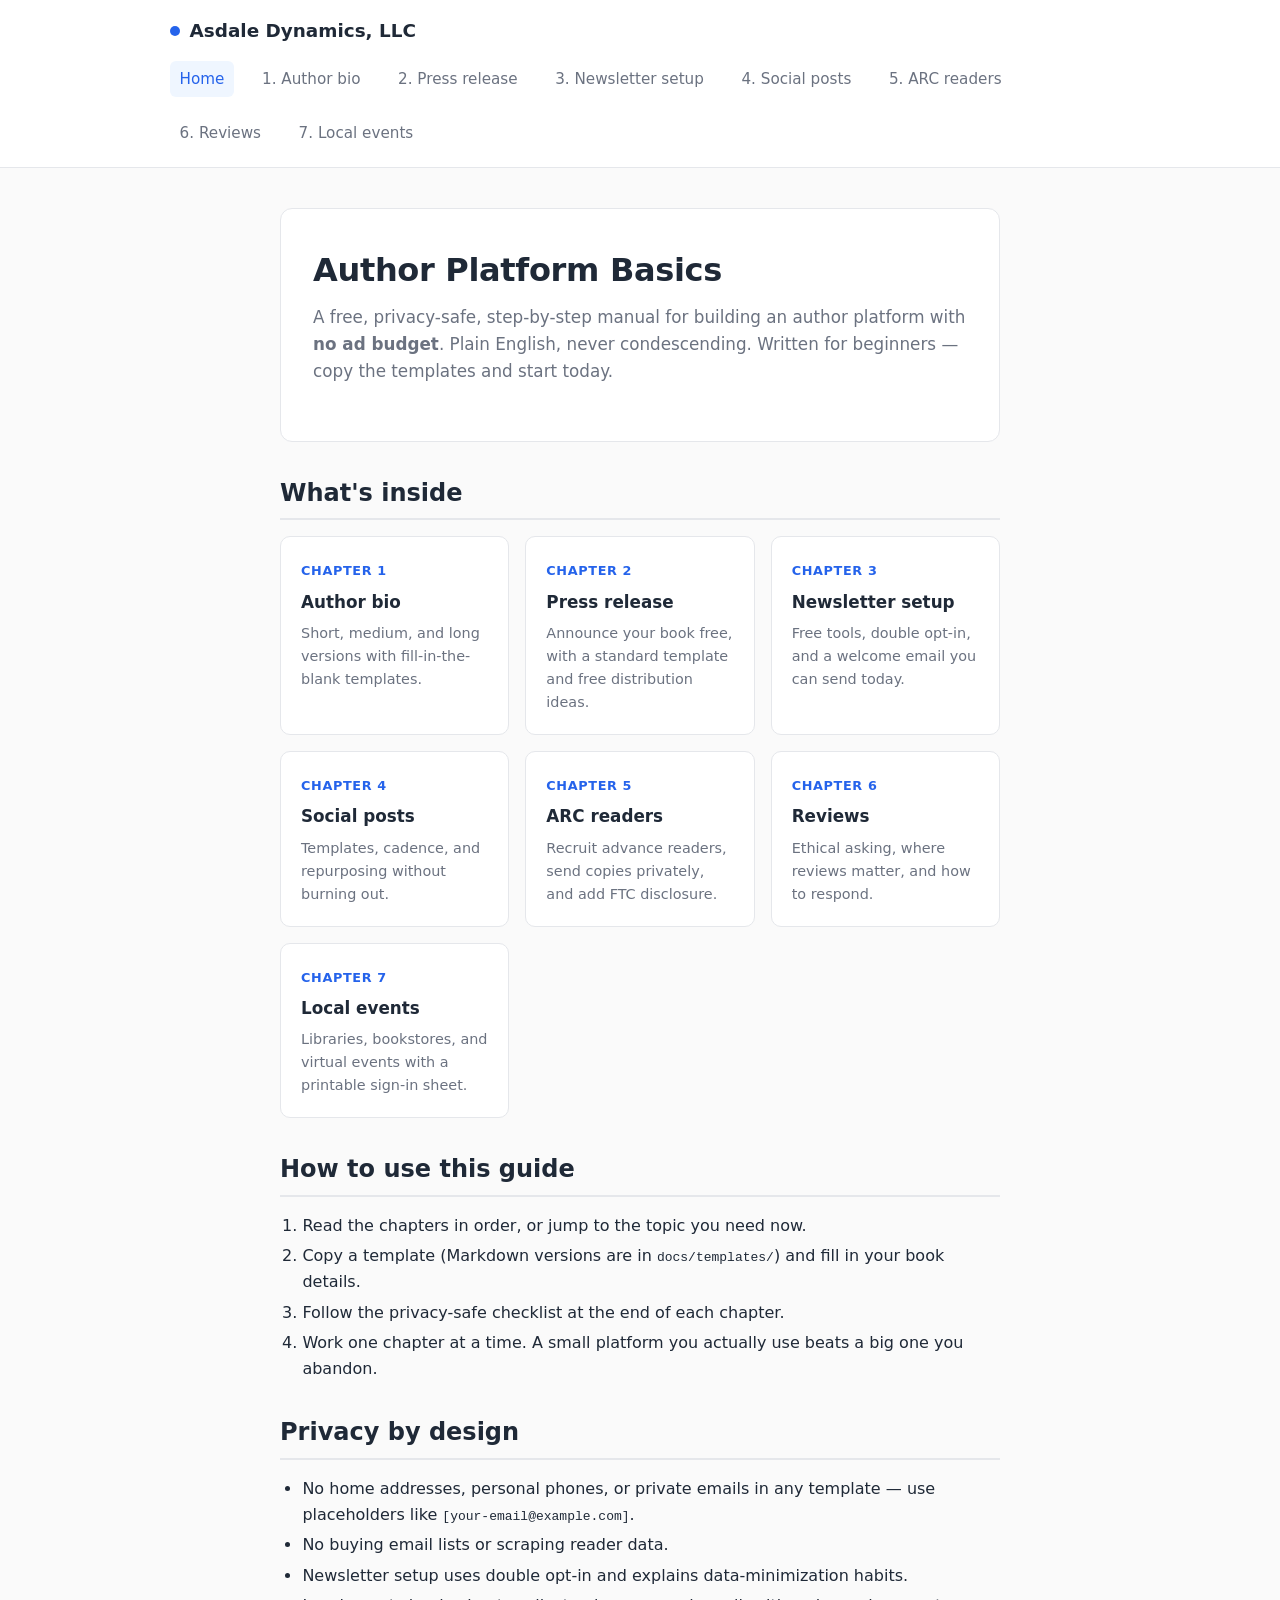
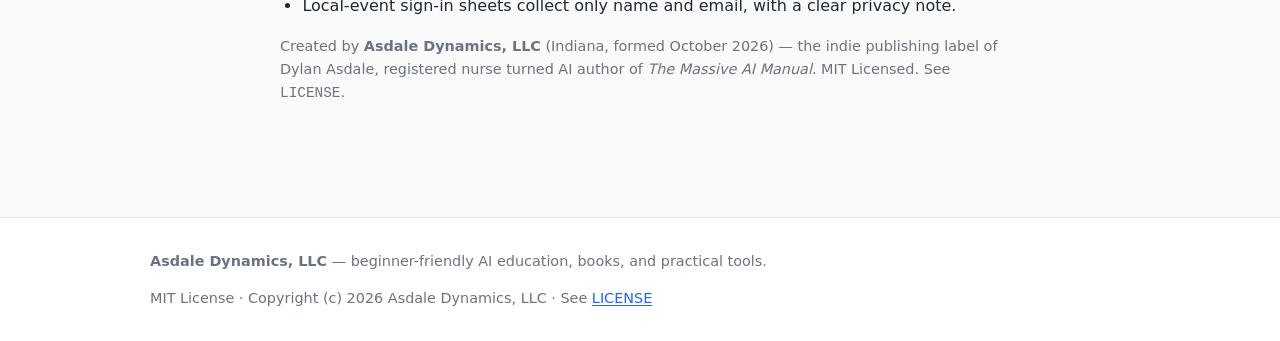
<file: site/index.html>
<!DOCTYPE html>
<html lang="en">
<head>
<meta charset="utf-8">
<meta name="viewport" content="width=device-width, initial-scale=1">
<title>Author Platform Basics — Free, Privacy-Safe Beginner Manual | Asdale Dynamics, LLC</title>
<meta name="description" content="A free, privacy-safe, step-by-step manual for building an author platform with no ad budget. Author bio, press release, newsletter setup, social posts, ARC readers, reviews, and local events. By Asdale Dynamics, LLC.">
<link rel="stylesheet" href="assets/css/style.css">
</head>
<body>
<header>
  <div class="header-inner">
    <a class="site-brand" href="index.html"><span class="dot"></span>Asdale Dynamics, LLC</a>
    <nav>
      <a href="index.html" class="active">Home</a>
      <a href="author-bio.html">1. Author bio</a>
      <a href="press-release.html">2. Press release</a>
      <a href="newsletter-setup.html">3. Newsletter setup</a>
      <a href="social-posts.html">4. Social posts</a>
      <a href="arc-readers.html">5. ARC readers</a>
      <a href="reviews.html">6. Reviews</a>
      <a href="local-events.html">7. Local events</a>
    </nav>
  </div>
</header>
<main>
  <div class="home-hero">
    <h1>Author Platform Basics</h1>
    <p>A free, privacy-safe, step-by-step manual for building an author platform with <strong>no ad budget</strong>. Plain English, never condescending. Written for beginners — copy the templates and start today.</p>
  </div>

  <h2>What's inside</h2>
  <div class="chapter-grid">
    <a class="chapter-card" href="author-bio.html">
      <span class="num">Chapter 1</span>
      <h3>Author bio</h3>
      <p>Short, medium, and long versions with fill-in-the-blank templates.</p>
    </a>
    <a class="chapter-card" href="press-release.html">
      <span class="num">Chapter 2</span>
      <h3>Press release</h3>
      <p>Announce your book free, with a standard template and free distribution ideas.</p>
    </a>
    <a class="chapter-card" href="newsletter-setup.html">
      <span class="num">Chapter 3</span>
      <h3>Newsletter setup</h3>
      <p>Free tools, double opt-in, and a welcome email you can send today.</p>
    </a>
    <a class="chapter-card" href="social-posts.html">
      <span class="num">Chapter 4</span>
      <h3>Social posts</h3>
      <p>Templates, cadence, and repurposing without burning out.</p>
    </a>
    <a class="chapter-card" href="arc-readers.html">
      <span class="num">Chapter 5</span>
      <h3>ARC readers</h3>
      <p>Recruit advance readers, send copies privately, and add FTC disclosure.</p>
    </a>
    <a class="chapter-card" href="reviews.html">
      <span class="num">Chapter 6</span>
      <h3>Reviews</h3>
      <p>Ethical asking, where reviews matter, and how to respond.</p>
    </a>
    <a class="chapter-card" href="local-events.html">
      <span class="num">Chapter 7</span>
      <h3>Local events</h3>
      <p>Libraries, bookstores, and virtual events with a printable sign-in sheet.</p>
    </a>
  </div>

  <h2>How to use this guide</h2>
  <ol>
    <li>Read the chapters in order, or jump to the topic you need now.</li>
    <li>Copy a template (Markdown versions are in <code>docs/templates/</code>) and fill in your book details.</li>
    <li>Follow the privacy-safe checklist at the end of each chapter.</li>
    <li>Work one chapter at a time. A small platform you actually use beats a big one you abandon.</li>
  </ol>

  <h2>Privacy by design</h2>
  <ul>
    <li>No home addresses, personal phones, or private emails in any template — use placeholders like <code>[your-email@example.com]</code>.</li>
    <li>No buying email lists or scraping reader data.</li>
    <li>Newsletter setup uses double opt-in and explains data-minimization habits.</li>
    <li>Local-event sign-in sheets collect only name and email, with a clear privacy note.</li>
  </ul>

  <p style="color:#6b7280;font-size:0.9rem;">Created by <strong>Asdale Dynamics, LLC</strong> (Indiana, formed October 2026) — the indie publishing label of Dylan Asdale, registered nurse turned AI author of <em>The Massive AI Manual</em>. MIT Licensed. See <code>LICENSE</code>.</p>
</main>
<footer>
  <div class="footer-inner">
    <div><strong>Asdale Dynamics, LLC</strong> — beginner-friendly AI education, books, and practical tools.</div>
    <div>MIT License · Copyright (c) 2026 Asdale Dynamics, LLC · See <a href="../LICENSE" target="_blank" rel="noopener">LICENSE</a></div>
  </div>
</footer>
<script src="assets/js/app.js"></script>
</body>
</html>
</file>
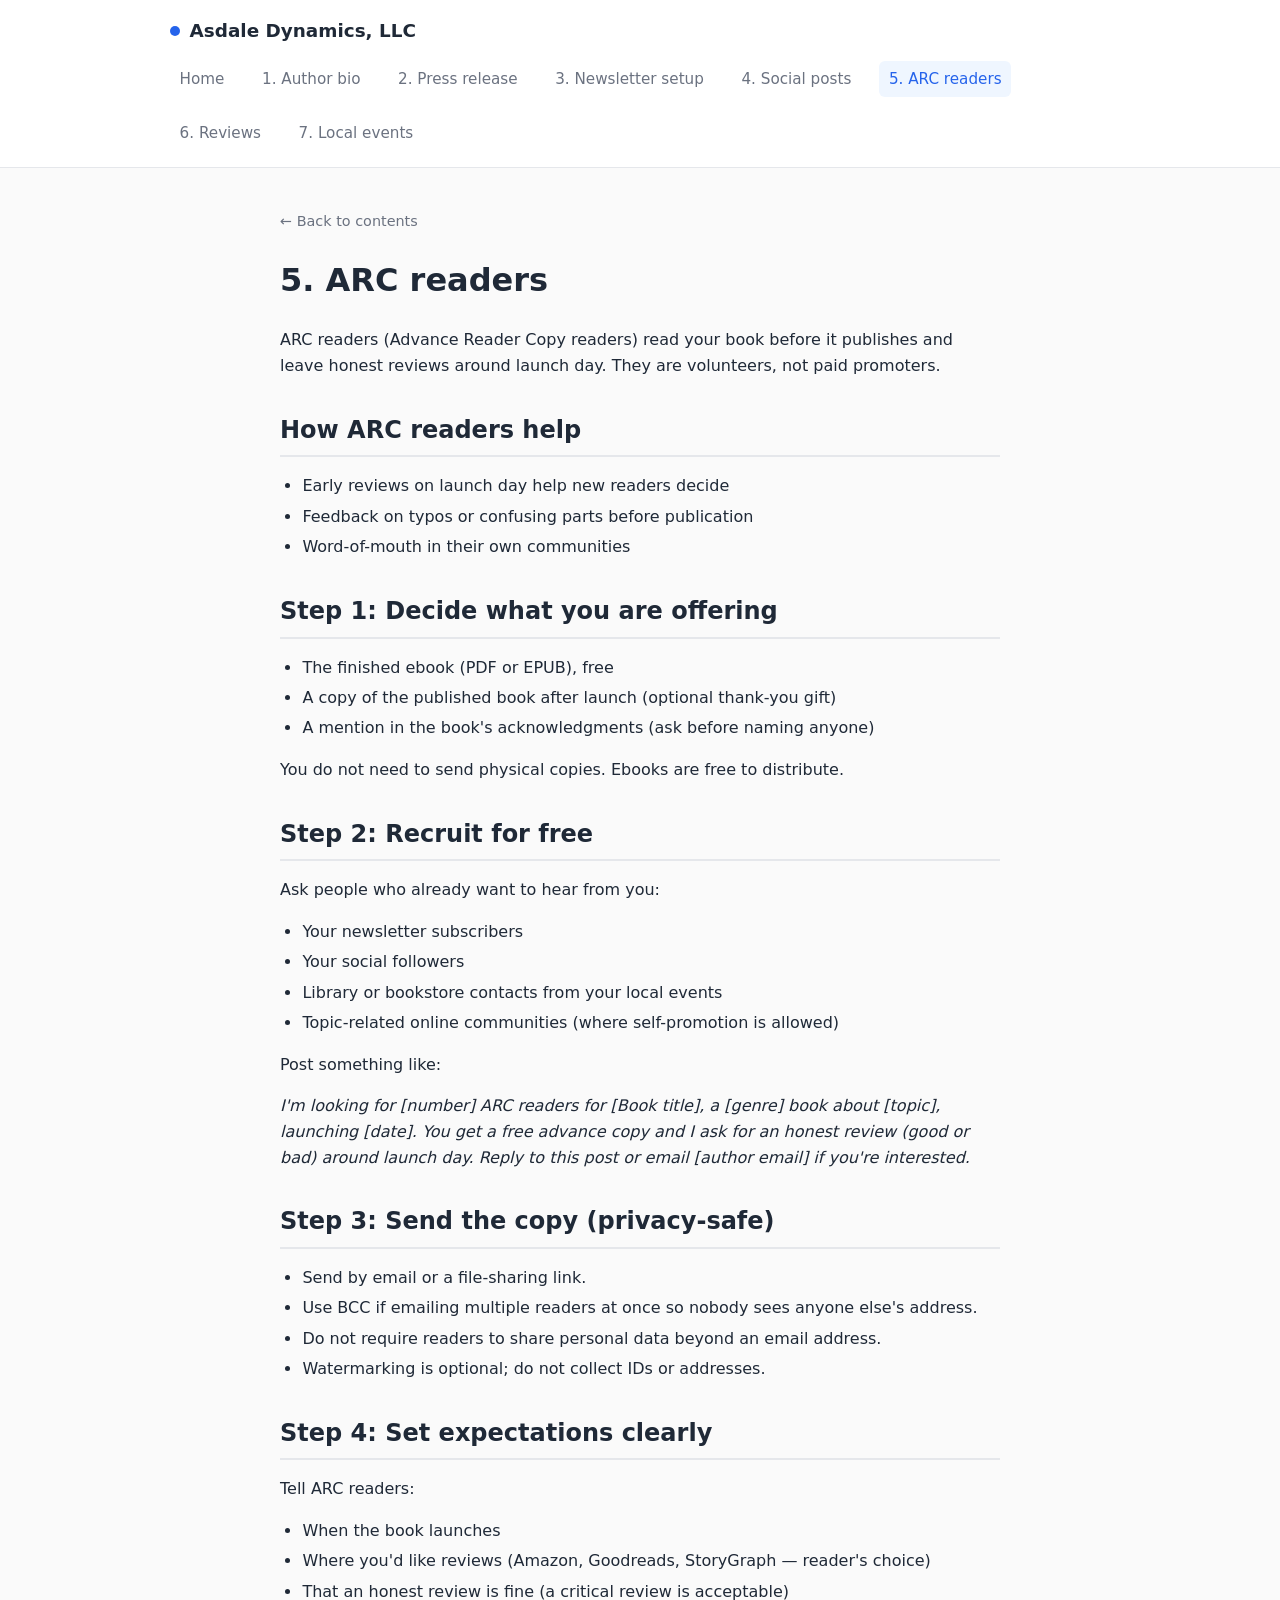
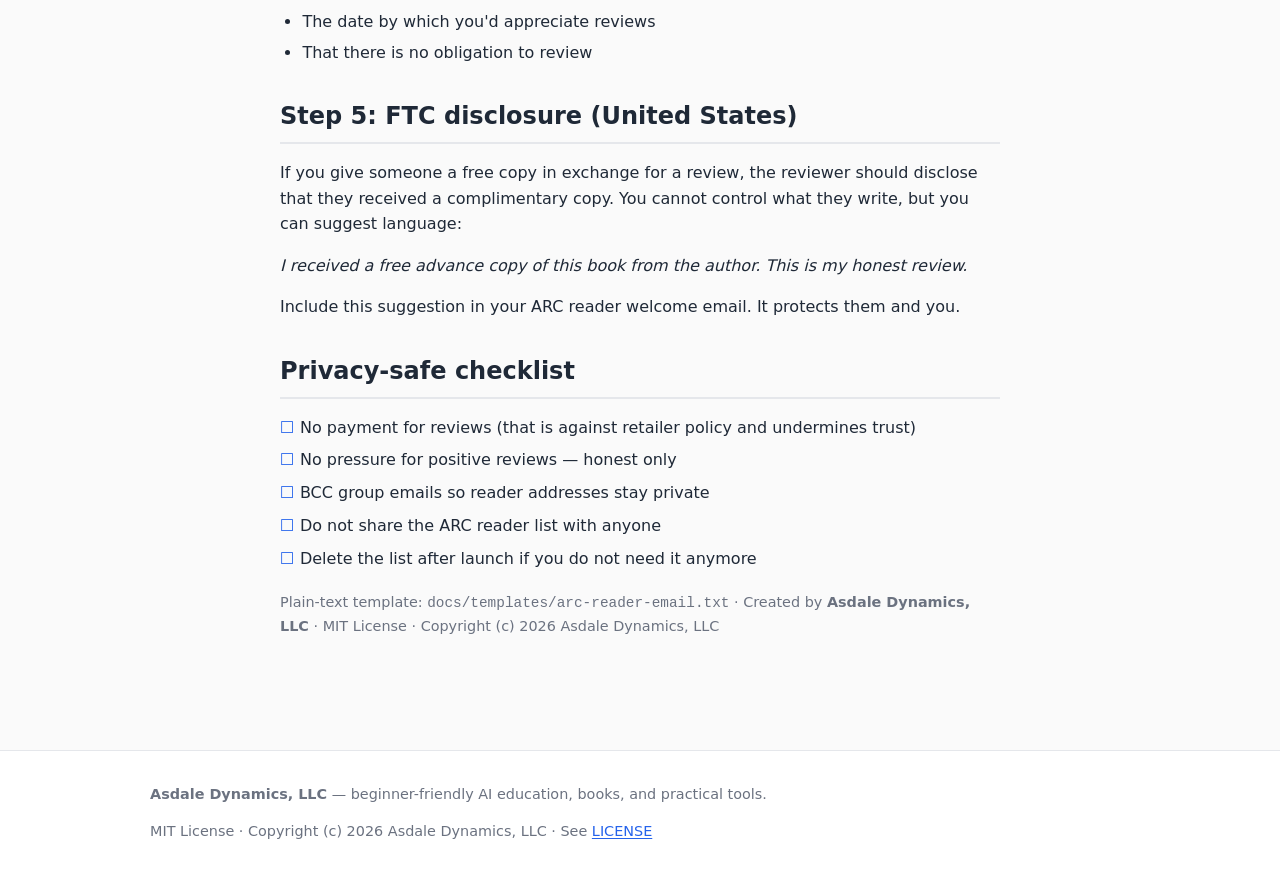
<file: site/arc-readers.html>
<!DOCTYPE html>
<html lang="en">
<head>
<meta charset="utf-8">
<meta name="viewport" content="width=device-width, initial-scale=1">
<title>5. ARC readers — Author Platform Basics | Asdale Dynamics, LLC</title>
<meta name="description" content="Recruit ARC readers for free, send advance copies privately, and add FTC disclosure. Privacy-safe author platform guide by Asdale Dynamics, LLC.">
<link rel="stylesheet" href="assets/css/style.css">
</head>
<body>
<header>
  <div class="header-inner">
    <a class="site-brand" href="index.html"><span class="dot"></span>Asdale Dynamics, LLC</a>
    <nav>
      <a href="index.html">Home</a>
      <a href="author-bio.html">1. Author bio</a>
      <a href="press-release.html">2. Press release</a>
      <a href="newsletter-setup.html">3. Newsletter setup</a>
      <a href="social-posts.html">4. Social posts</a>
      <a href="arc-readers.html" class="active">5. ARC readers</a>
      <a href="reviews.html">6. Reviews</a>
      <a href="local-events.html">7. Local events</a>
    </nav>
  </div>
</header>
<main>
  <a href="index.html" style="color:#6b7280;font-size:0.9rem;text-decoration:none;">← Back to contents</a>
  <h1>5. ARC readers</h1>
  <p>ARC readers (Advance Reader Copy readers) read your book before it publishes and leave honest reviews around launch day. They are volunteers, not paid promoters.</p>

  <h2>How ARC readers help</h2>
  <ul>
    <li>Early reviews on launch day help new readers decide</li>
    <li>Feedback on typos or confusing parts before publication</li>
    <li>Word-of-mouth in their own communities</li>
  </ul>

  <h2>Step 1: Decide what you are offering</h2>
  <ul>
    <li>The finished ebook (PDF or EPUB), free</li>
    <li>A copy of the published book after launch (optional thank-you gift)</li>
    <li>A mention in the book's acknowledgments (ask before naming anyone)</li>
  </ul>
  <p>You do not need to send physical copies. Ebooks are free to distribute.</p>

  <h2>Step 2: Recruit for free</h2>
  <p>Ask people who already want to hear from you:</p>
  <ul>
    <li>Your newsletter subscribers</li>
    <li>Your social followers</li>
    <li>Library or bookstore contacts from your local events</li>
    <li>Topic-related online communities (where self-promotion is allowed)</li>
  </ul>
  <p>Post something like:</p>
  <p><em>I'm looking for [number] ARC readers for [Book title], a [genre] book about [topic], launching [date]. You get a free advance copy and I ask for an honest review (good or bad) around launch day. Reply to this post or email [author email] if you're interested.</em></p>

  <h2>Step 3: Send the copy (privacy-safe)</h2>
  <ul>
    <li>Send by email or a file-sharing link.</li>
    <li>Use BCC if emailing multiple readers at once so nobody sees anyone else's address.</li>
    <li>Do not require readers to share personal data beyond an email address.</li>
    <li>Watermarking is optional; do not collect IDs or addresses.</li>
  </ul>

  <h2>Step 4: Set expectations clearly</h2>
  <p>Tell ARC readers:</p>
  <ul>
    <li>When the book launches</li>
    <li>Where you'd like reviews (Amazon, Goodreads, StoryGraph — reader's choice)</li>
    <li>That an honest review is fine (a critical review is acceptable)</li>
    <li>The date by which you'd appreciate reviews</li>
    <li>That there is no obligation to review</li>
  </ul>

  <h2>Step 5: FTC disclosure (United States)</h2>
  <p>If you give someone a free copy in exchange for a review, the reviewer should disclose that they received a complimentary copy. You cannot control what they write, but you can suggest language:</p>
  <p><em>I received a free advance copy of this book from the author. This is my honest review.</em></p>
  <p>Include this suggestion in your ARC reader welcome email. It protects them and you.</p>

  <h2>Privacy-safe checklist</h2>
  <ul class="checklist">
    <li>No payment for reviews (that is against retailer policy and undermines trust)</li>
    <li>No pressure for positive reviews — honest only</li>
    <li>BCC group emails so reader addresses stay private</li>
    <li>Do not share the ARC reader list with anyone</li>
    <li>Delete the list after launch if you do not need it anymore</li>
  </ul>

  <p style="color:#6b7280;font-size:0.9rem;">Plain-text template: <code>docs/templates/arc-reader-email.txt</code> · Created by <strong>Asdale Dynamics, LLC</strong> · MIT License · Copyright (c) 2026 Asdale Dynamics, LLC</p>
</main>
<footer>
  <div class="footer-inner">
    <div><strong>Asdale Dynamics, LLC</strong> — beginner-friendly AI education, books, and practical tools.</div>
    <div>MIT License · Copyright (c) 2026 Asdale Dynamics, LLC · See <a href="../LICENSE" target="_blank" rel="noopener">LICENSE</a></div>
  </div>
</footer>
<script src="assets/js/app.js"></script>
</body>
</html>
</file>
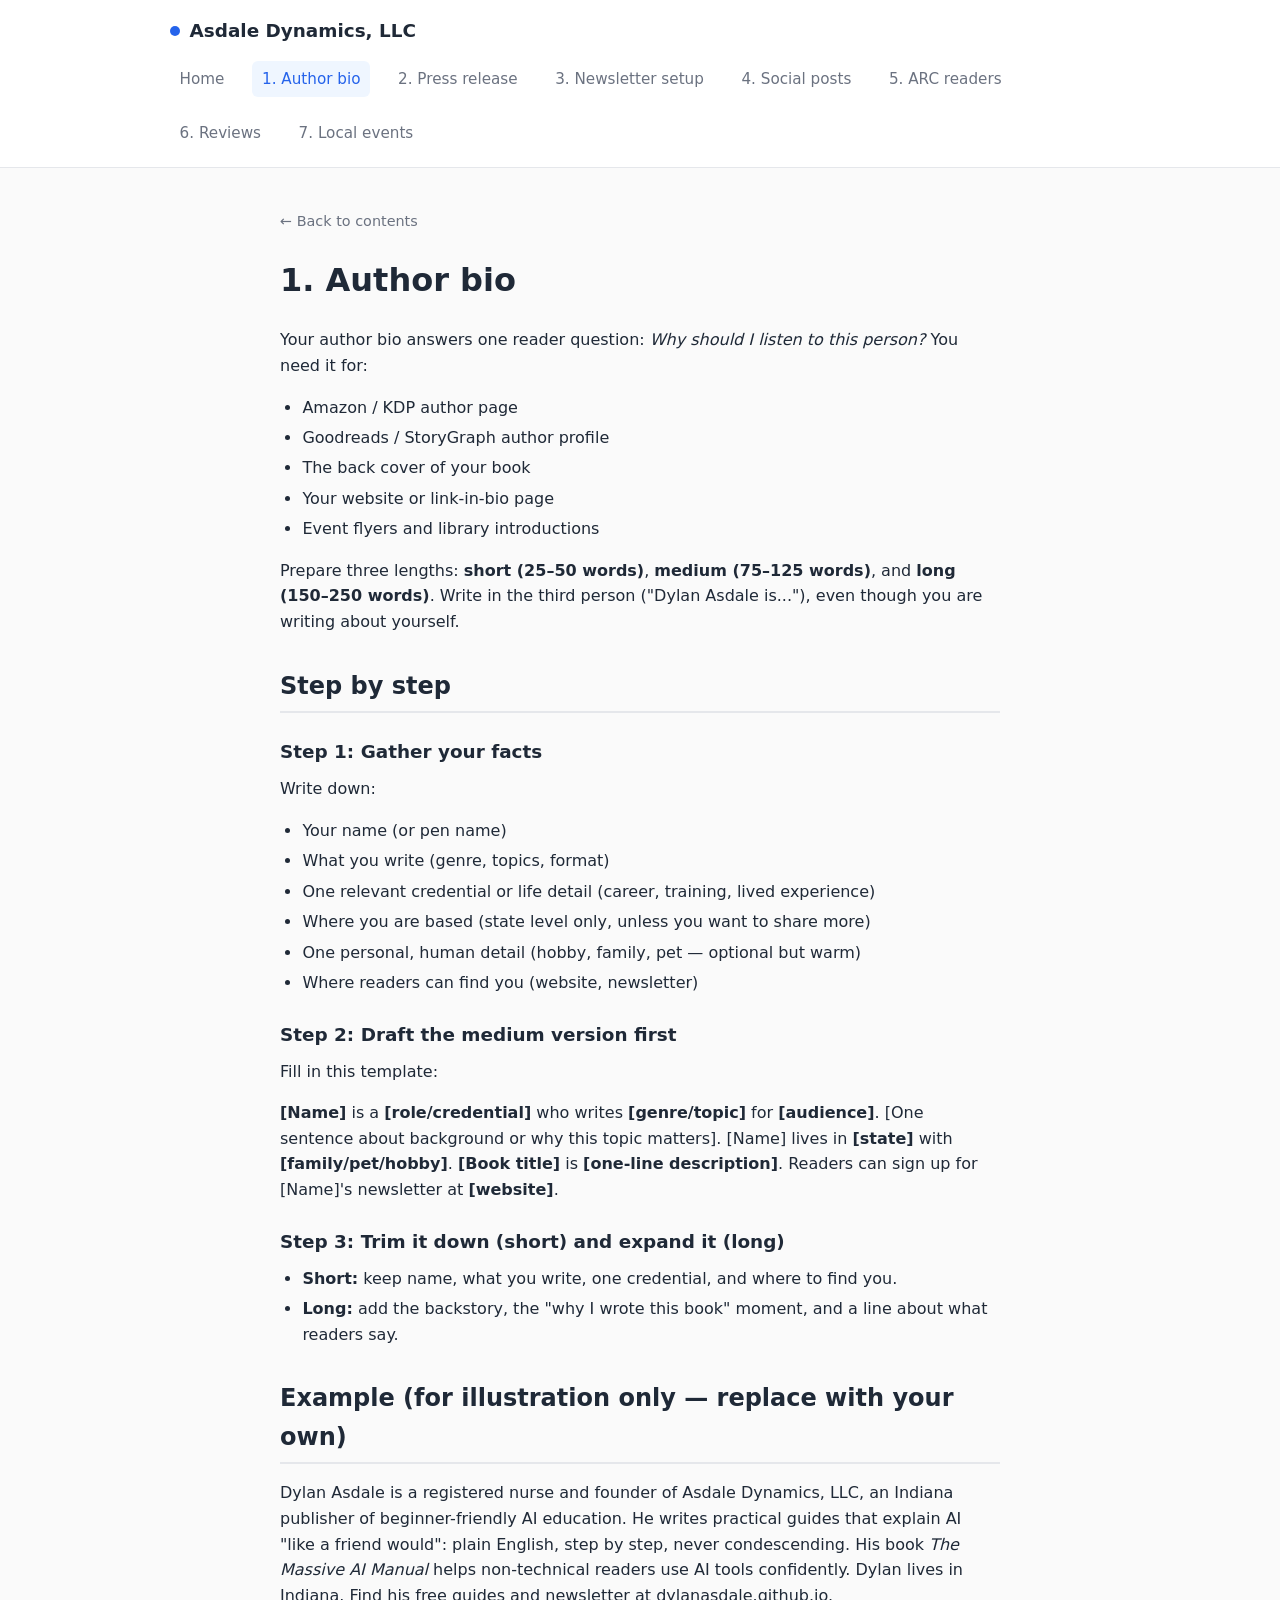
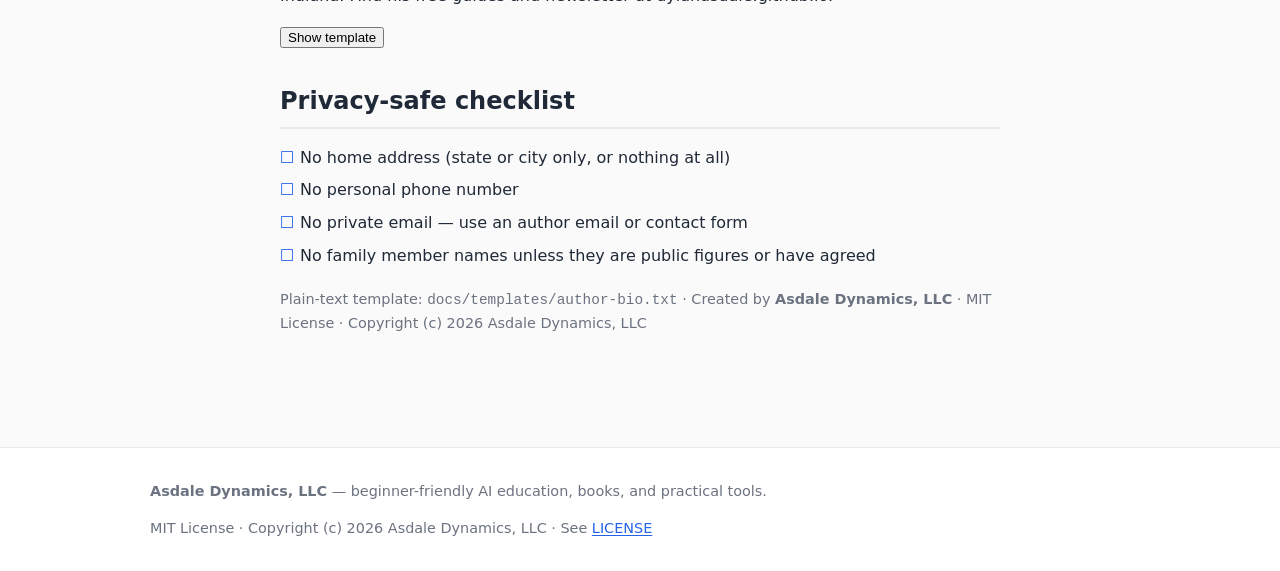
<file: site/author-bio.html>
<!DOCTYPE html>
<html lang="en">
<head>
<meta charset="utf-8">
<meta name="viewport" content="width=device-width, initial-scale=1">
<title>1. Author bio — Author Platform Basics | Asdale Dynamics, LLC</title>
<meta name="description" content="Write your author bio in short, medium, and long versions. Step-by-step template, privacy-safe. Free author platform guide by Asdale Dynamics, LLC.">
<link rel="stylesheet" href="assets/css/style.css">
</head>
<body>
<header>
  <div class="header-inner">
    <a class="site-brand" href="index.html"><span class="dot"></span>Asdale Dynamics, LLC</a>
    <nav>
      <a href="index.html">Home</a>
      <a href="author-bio.html" class="active">1. Author bio</a>
      <a href="press-release.html">2. Press release</a>
      <a href="newsletter-setup.html">3. Newsletter setup</a>
      <a href="social-posts.html">4. Social posts</a>
      <a href="arc-readers.html">5. ARC readers</a>
      <a href="reviews.html">6. Reviews</a>
      <a href="local-events.html">7. Local events</a>
    </nav>
  </div>
</header>
<main>
  <a href="index.html" style="color:#6b7280;font-size:0.9rem;text-decoration:none;">← Back to contents</a>
  <h1>1. Author bio</h1>
  <p>Your author bio answers one reader question: <em>Why should I listen to this person?</em> You need it for:</p>
  <ul>
    <li>Amazon / KDP author page</li>
    <li>Goodreads / StoryGraph author profile</li>
    <li>The back cover of your book</li>
    <li>Your website or link-in-bio page</li>
    <li>Event flyers and library introductions</li>
  </ul>
  <p>Prepare three lengths: <strong>short (25–50 words)</strong>, <strong>medium (75–125 words)</strong>, and <strong>long (150–250 words)</strong>. Write in the third person ("Dylan Asdale is..."), even though you are writing about yourself.</p>

  <h2>Step by step</h2>
  <h3>Step 1: Gather your facts</h3>
  <p>Write down:</p>
  <ul>
    <li>Your name (or pen name)</li>
    <li>What you write (genre, topics, format)</li>
    <li>One relevant credential or life detail (career, training, lived experience)</li>
    <li>Where you are based (state level only, unless you want to share more)</li>
    <li>One personal, human detail (hobby, family, pet — optional but warm)</li>
    <li>Where readers can find you (website, newsletter)</li>
  </ul>

  <h3>Step 2: Draft the medium version first</h3>
  <p>Fill in this template:</p>
  <p><strong>[Name]</strong> is a <strong>[role/credential]</strong> who writes <strong>[genre/topic]</strong> for <strong>[audience]</strong>. [One sentence about background or why this topic matters]. [Name] lives in <strong>[state]</strong> with <strong>[family/pet/hobby]</strong>. <strong>[Book title]</strong> is <strong>[one-line description]</strong>. Readers can sign up for [Name]'s newsletter at <strong>[website]</strong>.</p>

  <h3>Step 3: Trim it down (short) and expand it (long)</h3>
  <ul>
    <li><strong>Short:</strong> keep name, what you write, one credential, and where to find you.</li>
    <li><strong>Long:</strong> add the backstory, the "why I wrote this book" moment, and a line about what readers say.</li>
  </ul>

  <h2>Example (for illustration only — replace with your own)</h2>
  <p>Dylan Asdale is a registered nurse and founder of Asdale Dynamics, LLC, an Indiana publisher of beginner-friendly AI education. He writes practical guides that explain AI "like a friend would": plain English, step by step, never condescending. His book <em>The Massive AI Manual</em> helps non-technical readers use AI tools confidently. Dylan lives in Indiana. Find his free guides and newsletter at dylanasdale.github.io.</p>

  <button data-toggle="bio-template">Show template</button>
  <div class="template" id="bio-template" hidden>
    <div class="t-hint">Template — copy and fill in the bracketed parts.</div>
    [Full name] is a [role/credential] based in [state/region]. They write [genre/topic] for [audience]. [Brief background or why you wrote this book]. [Full name] lives in [state/region] with [optional personal detail]. [Book title] is [one-sentence description]. Readers can find more at [website].
  </div>

  <h2>Privacy-safe checklist</h2>
  <ul class="checklist">
    <li>No home address (state or city only, or nothing at all)</li>
    <li>No personal phone number</li>
    <li>No private email — use an author email or contact form</li>
    <li>No family member names unless they are public figures or have agreed</li>
  </ul>

  <p style="color:#6b7280;font-size:0.9rem;">Plain-text template: <code>docs/templates/author-bio.txt</code> · Created by <strong>Asdale Dynamics, LLC</strong> · MIT License · Copyright (c) 2026 Asdale Dynamics, LLC</p>
</main>
<footer>
  <div class="footer-inner">
    <div><strong>Asdale Dynamics, LLC</strong> — beginner-friendly AI education, books, and practical tools.</div>
    <div>MIT License · Copyright (c) 2026 Asdale Dynamics, LLC · See <a href="../LICENSE" target="_blank" rel="noopener">LICENSE</a></div>
  </div>
</footer>
<script src="assets/js/app.js"></script>
</body>
</html>
</file>
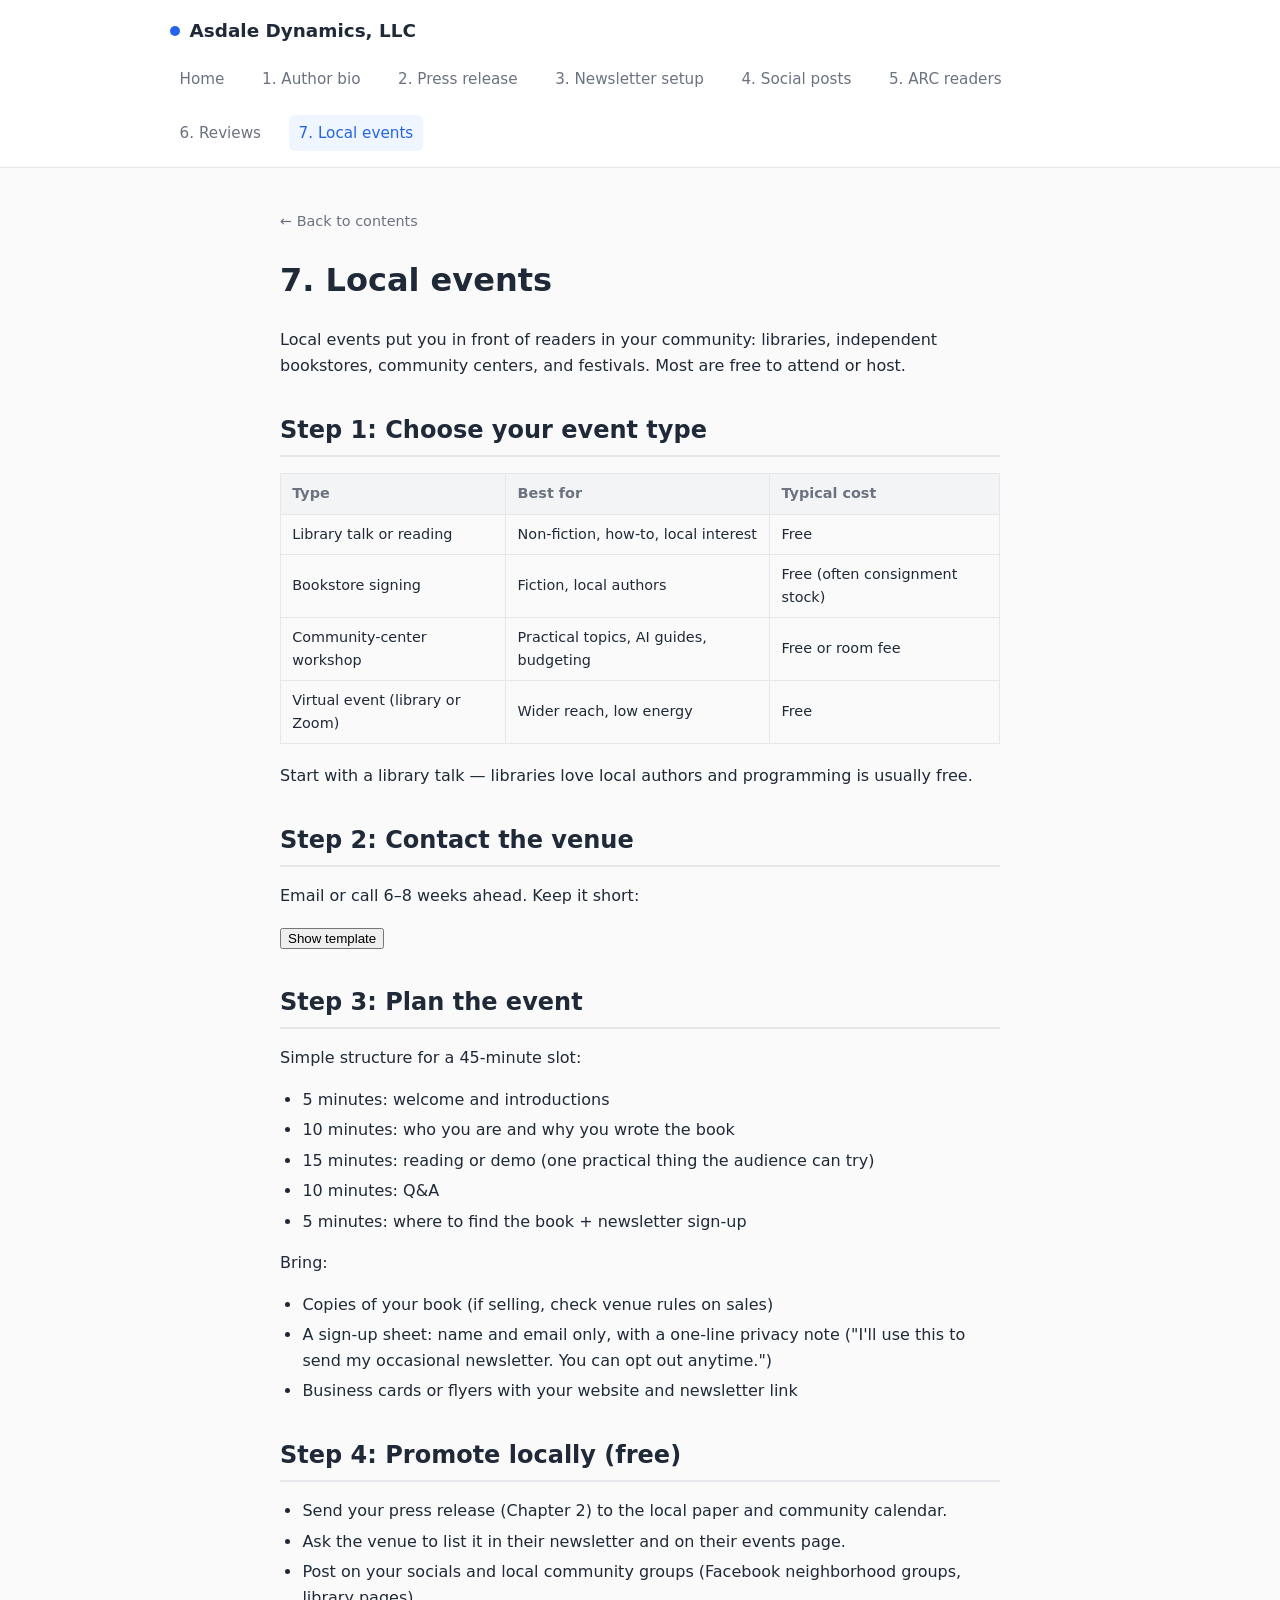
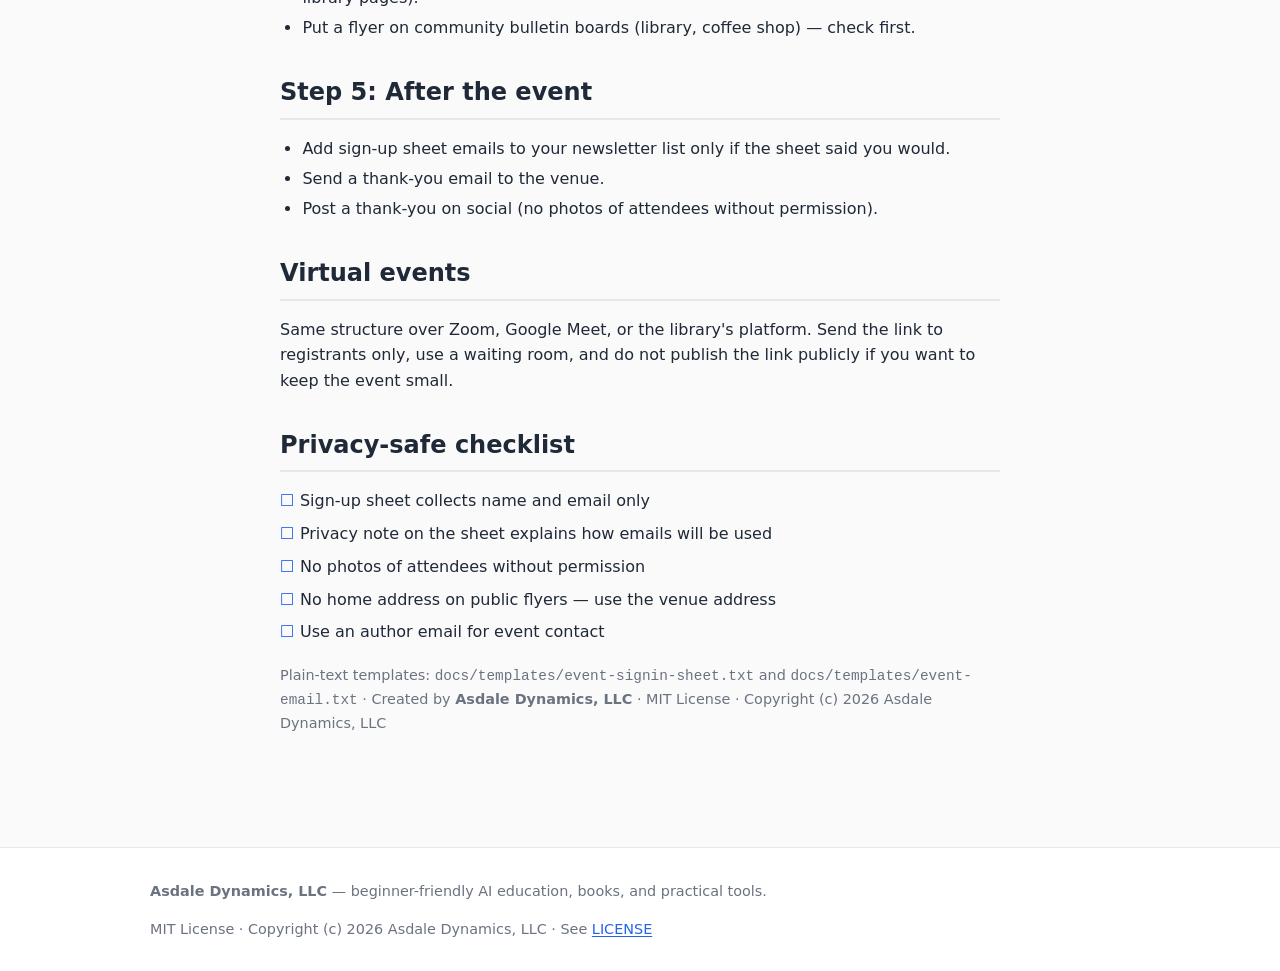
<file: site/local-events.html>
<!DOCTYPE html>
<html lang="en">
<head>
<meta charset="utf-8">
<meta name="viewport" content="width=device-width, initial-scale=1">
<title>7. Local events — Author Platform Basics | Asdale Dynamics, LLC</title>
<meta name="description" content="Plan free local author events: libraries, bookstores, community centers, virtual events. Includes printable sign-in sheet template. By Asdale Dynamics, LLC.">
<link rel="stylesheet" href="assets/css/style.css">
</head>
<body>
<header>
  <div class="header-inner">
    <a class="site-brand" href="index.html"><span class="dot"></span>Asdale Dynamics, LLC</a>
    <nav>
      <a href="index.html">Home</a>
      <a href="author-bio.html">1. Author bio</a>
      <a href="press-release.html">2. Press release</a>
      <a href="newsletter-setup.html">3. Newsletter setup</a>
      <a href="social-posts.html">4. Social posts</a>
      <a href="arc-readers.html">5. ARC readers</a>
      <a href="reviews.html">6. Reviews</a>
      <a href="local-events.html" class="active">7. Local events</a>
    </nav>
  </div>
</header>
<main>
  <a href="index.html" style="color:#6b7280;font-size:0.9rem;text-decoration:none;">← Back to contents</a>
  <h1>7. Local events</h1>
  <p>Local events put you in front of readers in your community: libraries, independent bookstores, community centers, and festivals. Most are free to attend or host.</p>

  <h2>Step 1: Choose your event type</h2>
  <table>
    <thead><tr><th>Type</th><th>Best for</th><th>Typical cost</th></tr></thead>
    <tbody>
      <tr><td>Library talk or reading</td><td>Non-fiction, how-to, local interest</td><td>Free</td></tr>
      <tr><td>Bookstore signing</td><td>Fiction, local authors</td><td>Free (often consignment stock)</td></tr>
      <tr><td>Community-center workshop</td><td>Practical topics, AI guides, budgeting</td><td>Free or room fee</td></tr>
      <tr><td>Virtual event (library or Zoom)</td><td>Wider reach, low energy</td><td>Free</td></tr>
    </tbody>
  </table>
  <p>Start with a library talk — libraries love local authors and programming is usually free.</p>

  <h2>Step 2: Contact the venue</h2>
  <p>Email or call 6–8 weeks ahead. Keep it short:</p>
  <button data-toggle="event-template">Show template</button>
  <div class="template" id="event-template" hidden>
    <div class="t-hint">Template — copy and fill in the bracketed parts.</div>
    Subject: Event proposal: [Book title] talk at [venue]

    Hi [Venue contact name],

    I'm [Author name], a [role/credential] based in [city/state] and author of [Book title], a [genre] book about [topic]. [One sentence of background.]

    I'd like to propose a [30–60 minute] talk/reading at [venue] for [audience], ideally [month/season]. I can bring copies of my book to sign or sell, and I'll handle my own promotion.

    Are you scheduling events for [season]? I'd be happy to answer any questions.

    Thanks,
    [Author name]
    [Author email]
    [Website]
  </div>

  <h2>Step 3: Plan the event</h2>
  <p>Simple structure for a 45-minute slot:</p>
  <ul>
    <li>5 minutes: welcome and introductions</li>
    <li>10 minutes: who you are and why you wrote the book</li>
    <li>15 minutes: reading or demo (one practical thing the audience can try)</li>
    <li>10 minutes: Q&A</li>
    <li>5 minutes: where to find the book + newsletter sign-up</li>
  </ul>
  <p>Bring:</p>
  <ul>
    <li>Copies of your book (if selling, check venue rules on sales)</li>
    <li>A sign-up sheet: name and email only, with a one-line privacy note ("I'll use this to send my occasional newsletter. You can opt out anytime.")</li>
    <li>Business cards or flyers with your website and newsletter link</li>
  </ul>

  <h2>Step 4: Promote locally (free)</h2>
  <ul>
    <li>Send your press release (Chapter 2) to the local paper and community calendar.</li>
    <li>Ask the venue to list it in their newsletter and on their events page.</li>
    <li>Post on your socials and local community groups (Facebook neighborhood groups, library pages).</li>
    <li>Put a flyer on community bulletin boards (library, coffee shop) — check first.</li>
  </ul>

  <h2>Step 5: After the event</h2>
  <ul>
    <li>Add sign-up sheet emails to your newsletter list only if the sheet said you would.</li>
    <li>Send a thank-you email to the venue.</li>
    <li>Post a thank-you on social (no photos of attendees without permission).</li>
  </ul>

  <h2>Virtual events</h2>
  <p>Same structure over Zoom, Google Meet, or the library's platform. Send the link to registrants only, use a waiting room, and do not publish the link publicly if you want to keep the event small.</p>

  <h2>Privacy-safe checklist</h2>
  <ul class="checklist">
    <li>Sign-up sheet collects name and email only</li>
    <li>Privacy note on the sheet explains how emails will be used</li>
    <li>No photos of attendees without permission</li>
    <li>No home address on public flyers — use the venue address</li>
    <li>Use an author email for event contact</li>
  </ul>

  <p style="color:#6b7280;font-size:0.9rem;">Plain-text templates: <code>docs/templates/event-signin-sheet.txt</code> and <code>docs/templates/event-email.txt</code> · Created by <strong>Asdale Dynamics, LLC</strong> · MIT License · Copyright (c) 2026 Asdale Dynamics, LLC</p>
</main>
<footer>
  <div class="footer-inner">
    <div><strong>Asdale Dynamics, LLC</strong> — beginner-friendly AI education, books, and practical tools.</div>
    <div>MIT License · Copyright (c) 2026 Asdale Dynamics, LLC · See <a href="../LICENSE" target="_blank" rel="noopener">LICENSE</a></div>
  </div>
</footer>
<script src="assets/js/app.js"></script>
</body>
</html>
</file>
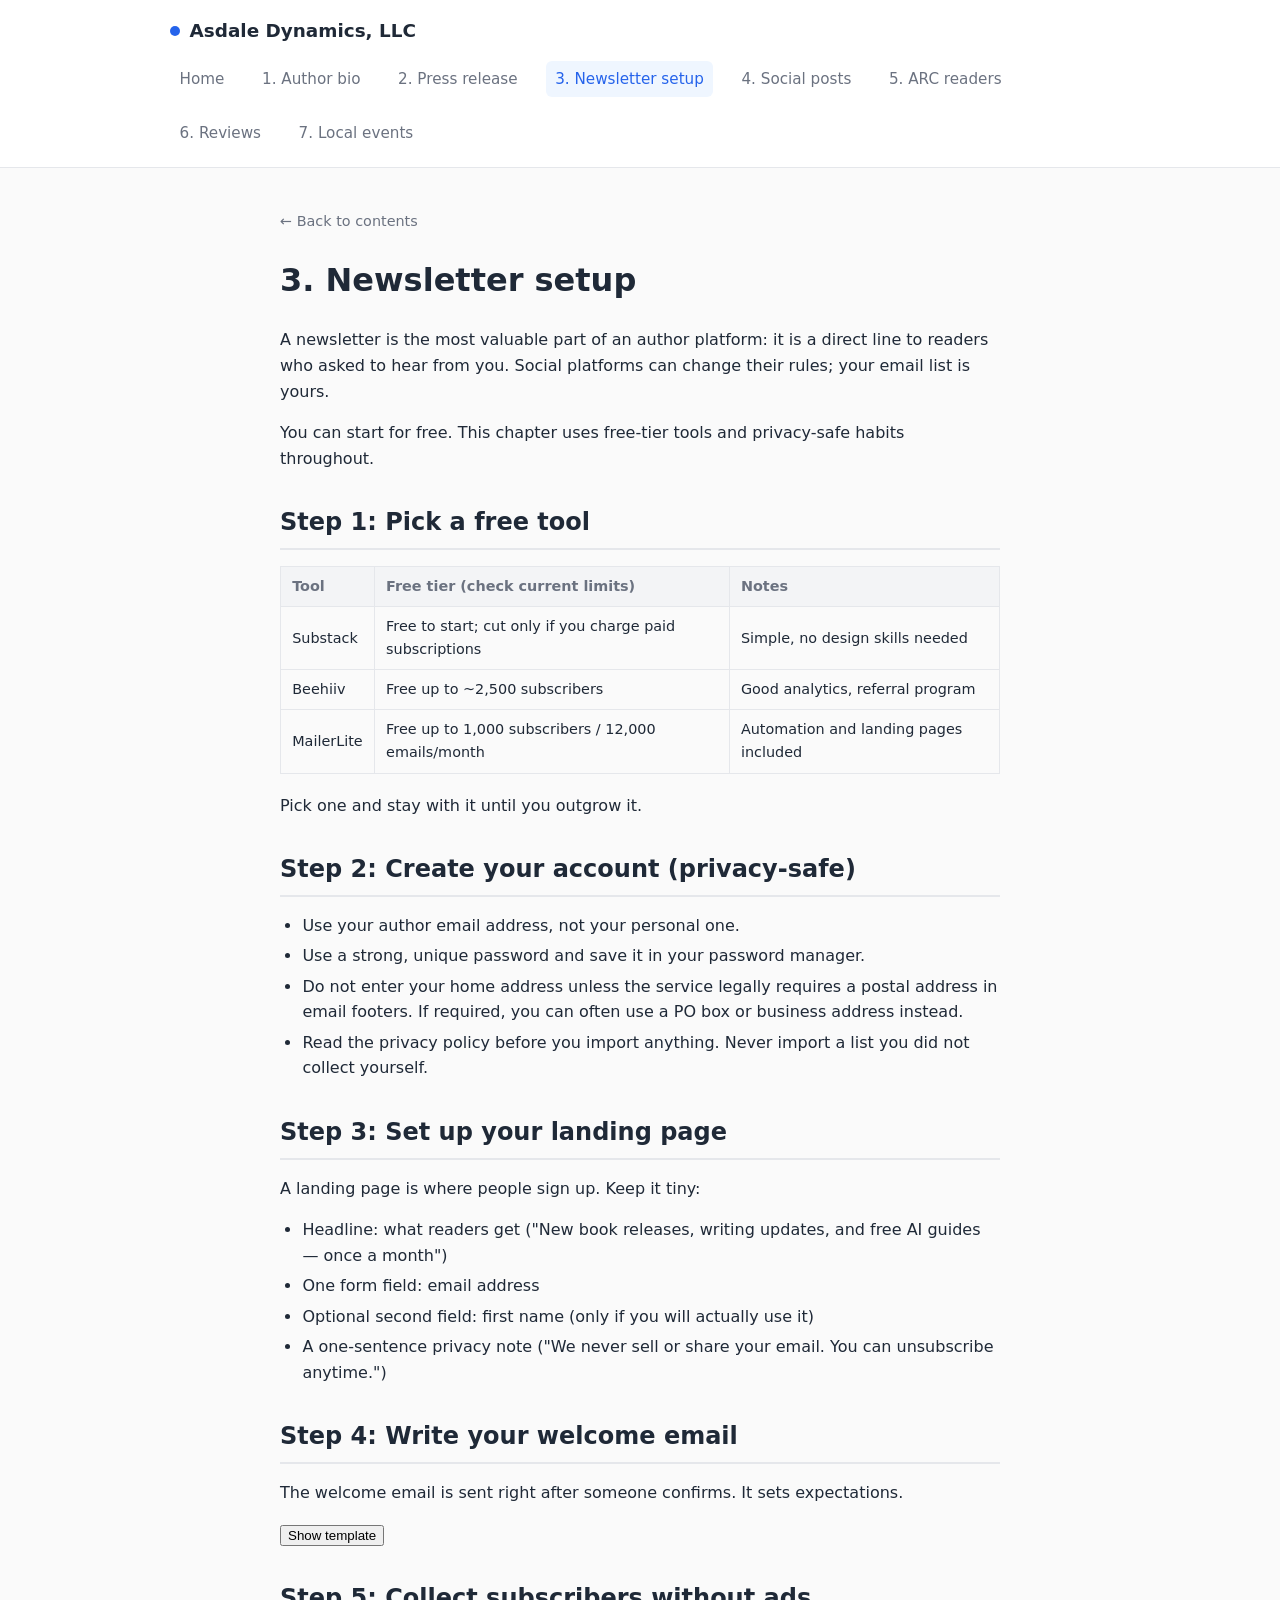
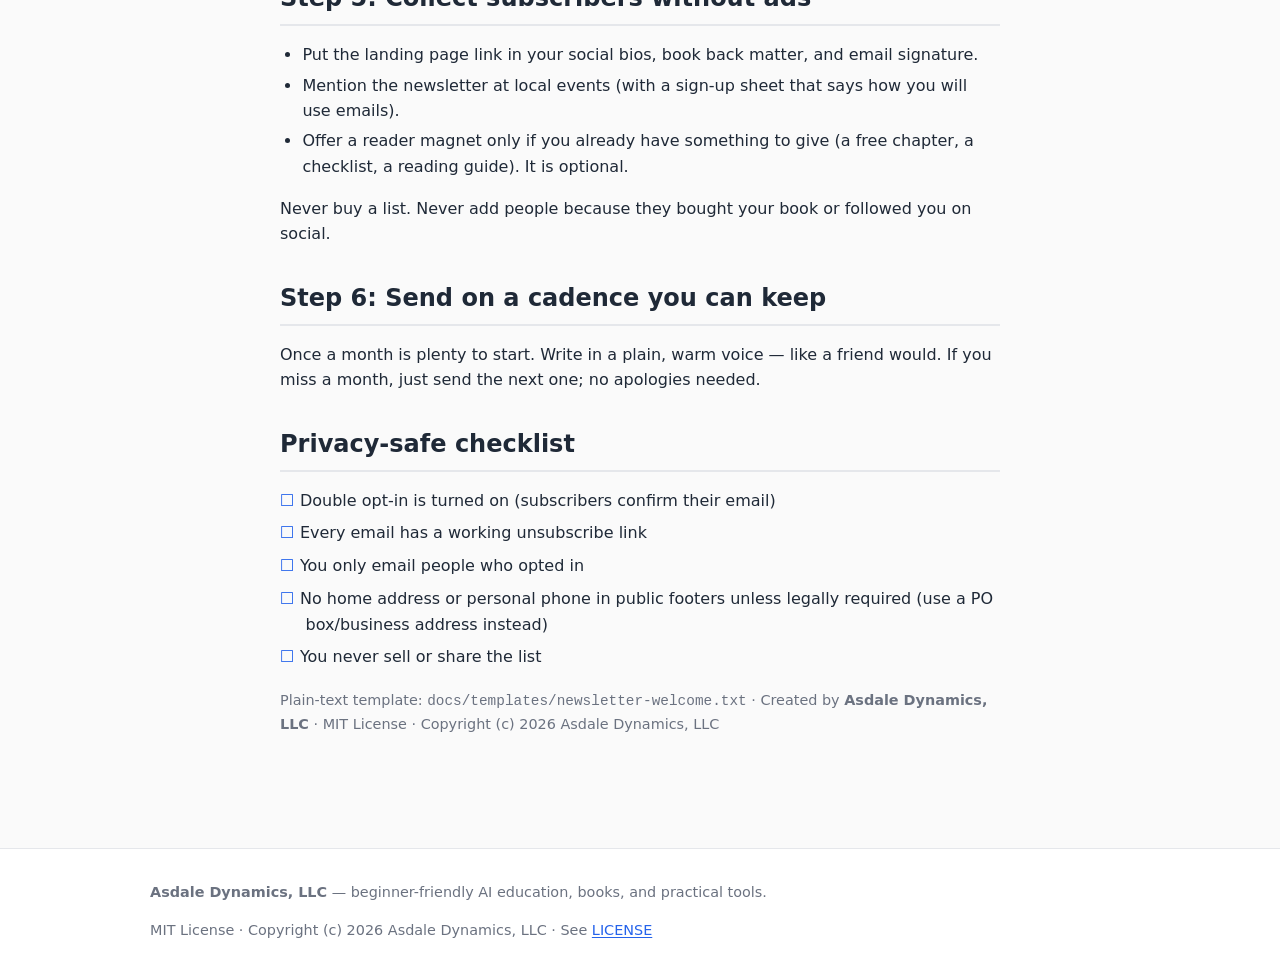
<file: site/newsletter-setup.html>
<!DOCTYPE html>
<html lang="en">
<head>
<meta charset="utf-8">
<meta name="viewport" content="width=device-width, initial-scale=1">
<title>3. Newsletter setup — Author Platform Basics | Asdale Dynamics, LLC</title>
<meta name="description" content="Set up a free author newsletter with double opt-in and privacy-safe list building. Welcome email template included. By Asdale Dynamics, LLC.">
<link rel="stylesheet" href="assets/css/style.css">
</head>
<body>
<header>
  <div class="header-inner">
    <a class="site-brand" href="index.html"><span class="dot"></span>Asdale Dynamics, LLC</a>
    <nav>
      <a href="index.html">Home</a>
      <a href="author-bio.html">1. Author bio</a>
      <a href="press-release.html">2. Press release</a>
      <a href="newsletter-setup.html" class="active">3. Newsletter setup</a>
      <a href="social-posts.html">4. Social posts</a>
      <a href="arc-readers.html">5. ARC readers</a>
      <a href="reviews.html">6. Reviews</a>
      <a href="local-events.html">7. Local events</a>
    </nav>
  </div>
</header>
<main>
  <a href="index.html" style="color:#6b7280;font-size:0.9rem;text-decoration:none;">← Back to contents</a>
  <h1>3. Newsletter setup</h1>
  <p>A newsletter is the most valuable part of an author platform: it is a direct line to readers who asked to hear from you. Social platforms can change their rules; your email list is yours.</p>
  <p>You can start for free. This chapter uses free-tier tools and privacy-safe habits throughout.</p>

  <h2>Step 1: Pick a free tool</h2>
  <table>
    <thead><tr><th>Tool</th><th>Free tier (check current limits)</th><th>Notes</th></tr></thead>
    <tbody>
      <tr><td>Substack</td><td>Free to start; cut only if you charge paid subscriptions</td><td>Simple, no design skills needed</td></tr>
      <tr><td>Beehiiv</td><td>Free up to ~2,500 subscribers</td><td>Good analytics, referral program</td></tr>
      <tr><td>MailerLite</td><td>Free up to 1,000 subscribers / 12,000 emails/month</td><td>Automation and landing pages included</td></tr>
    </tbody>
  </table>
  <p>Pick one and stay with it until you outgrow it.</p>

  <h2>Step 2: Create your account (privacy-safe)</h2>
  <ul>
    <li>Use your author email address, not your personal one.</li>
    <li>Use a strong, unique password and save it in your password manager.</li>
    <li>Do not enter your home address unless the service legally requires a postal address in email footers. If required, you can often use a PO box or business address instead.</li>
    <li>Read the privacy policy before you import anything. Never import a list you did not collect yourself.</li>
  </ul>

  <h2>Step 3: Set up your landing page</h2>
  <p>A landing page is where people sign up. Keep it tiny:</p>
  <ul>
    <li>Headline: what readers get ("New book releases, writing updates, and free AI guides — once a month")</li>
    <li>One form field: email address</li>
    <li>Optional second field: first name (only if you will actually use it)</li>
    <li>A one-sentence privacy note ("We never sell or share your email. You can unsubscribe anytime.")</li>
  </ul>

  <h2>Step 4: Write your welcome email</h2>
  <p>The welcome email is sent right after someone confirms. It sets expectations.</p>
  <button data-toggle="welcome-template">Show template</button>
  <div class="template" id="welcome-template" hidden>
    <div class="t-hint">Template — copy and fill in the bracketed parts.</div>
    Subject: Welcome + [free gift, if you have one]

    Hi [First name], thanks for signing up. I'm [Author name], author of [Book title].

    Here is what to expect: [frequency] emails about [topics]. You can unsubscribe at any time — the link is at the bottom of every email.

    [If you have a free gift:] As promised, here is [gift link].

    [If you have a book out:] You can find [Book title] at [retailer links].

    Questions? Just reply to this email. I read every reply.

    Best,
    [Author name]
  </div>

  <h2>Step 5: Collect subscribers without ads</h2>
  <ul>
    <li>Put the landing page link in your social bios, book back matter, and email signature.</li>
    <li>Mention the newsletter at local events (with a sign-up sheet that says how you will use emails).</li>
    <li>Offer a reader magnet only if you already have something to give (a free chapter, a checklist, a reading guide). It is optional.</li>
  </ul>
  <p>Never buy a list. Never add people because they bought your book or followed you on social.</p>

  <h2>Step 6: Send on a cadence you can keep</h2>
  <p>Once a month is plenty to start. Write in a plain, warm voice — like a friend would. If you miss a month, just send the next one; no apologies needed.</p>

  <h2>Privacy-safe checklist</h2>
  <ul class="checklist">
    <li>Double opt-in is turned on (subscribers confirm their email)</li>
    <li>Every email has a working unsubscribe link</li>
    <li>You only email people who opted in</li>
    <li>No home address or personal phone in public footers unless legally required (use a PO box/business address instead)</li>
    <li>You never sell or share the list</li>
  </ul>

  <p style="color:#6b7280;font-size:0.9rem;">Plain-text template: <code>docs/templates/newsletter-welcome.txt</code> · Created by <strong>Asdale Dynamics, LLC</strong> · MIT License · Copyright (c) 2026 Asdale Dynamics, LLC</p>
</main>
<footer>
  <div class="footer-inner">
    <div><strong>Asdale Dynamics, LLC</strong> — beginner-friendly AI education, books, and practical tools.</div>
    <div>MIT License · Copyright (c) 2026 Asdale Dynamics, LLC · See <a href="../LICENSE" target="_blank" rel="noopener">LICENSE</a></div>
  </div>
</footer>
<script src="assets/js/app.js"></script>
</body>
</html>
</file>
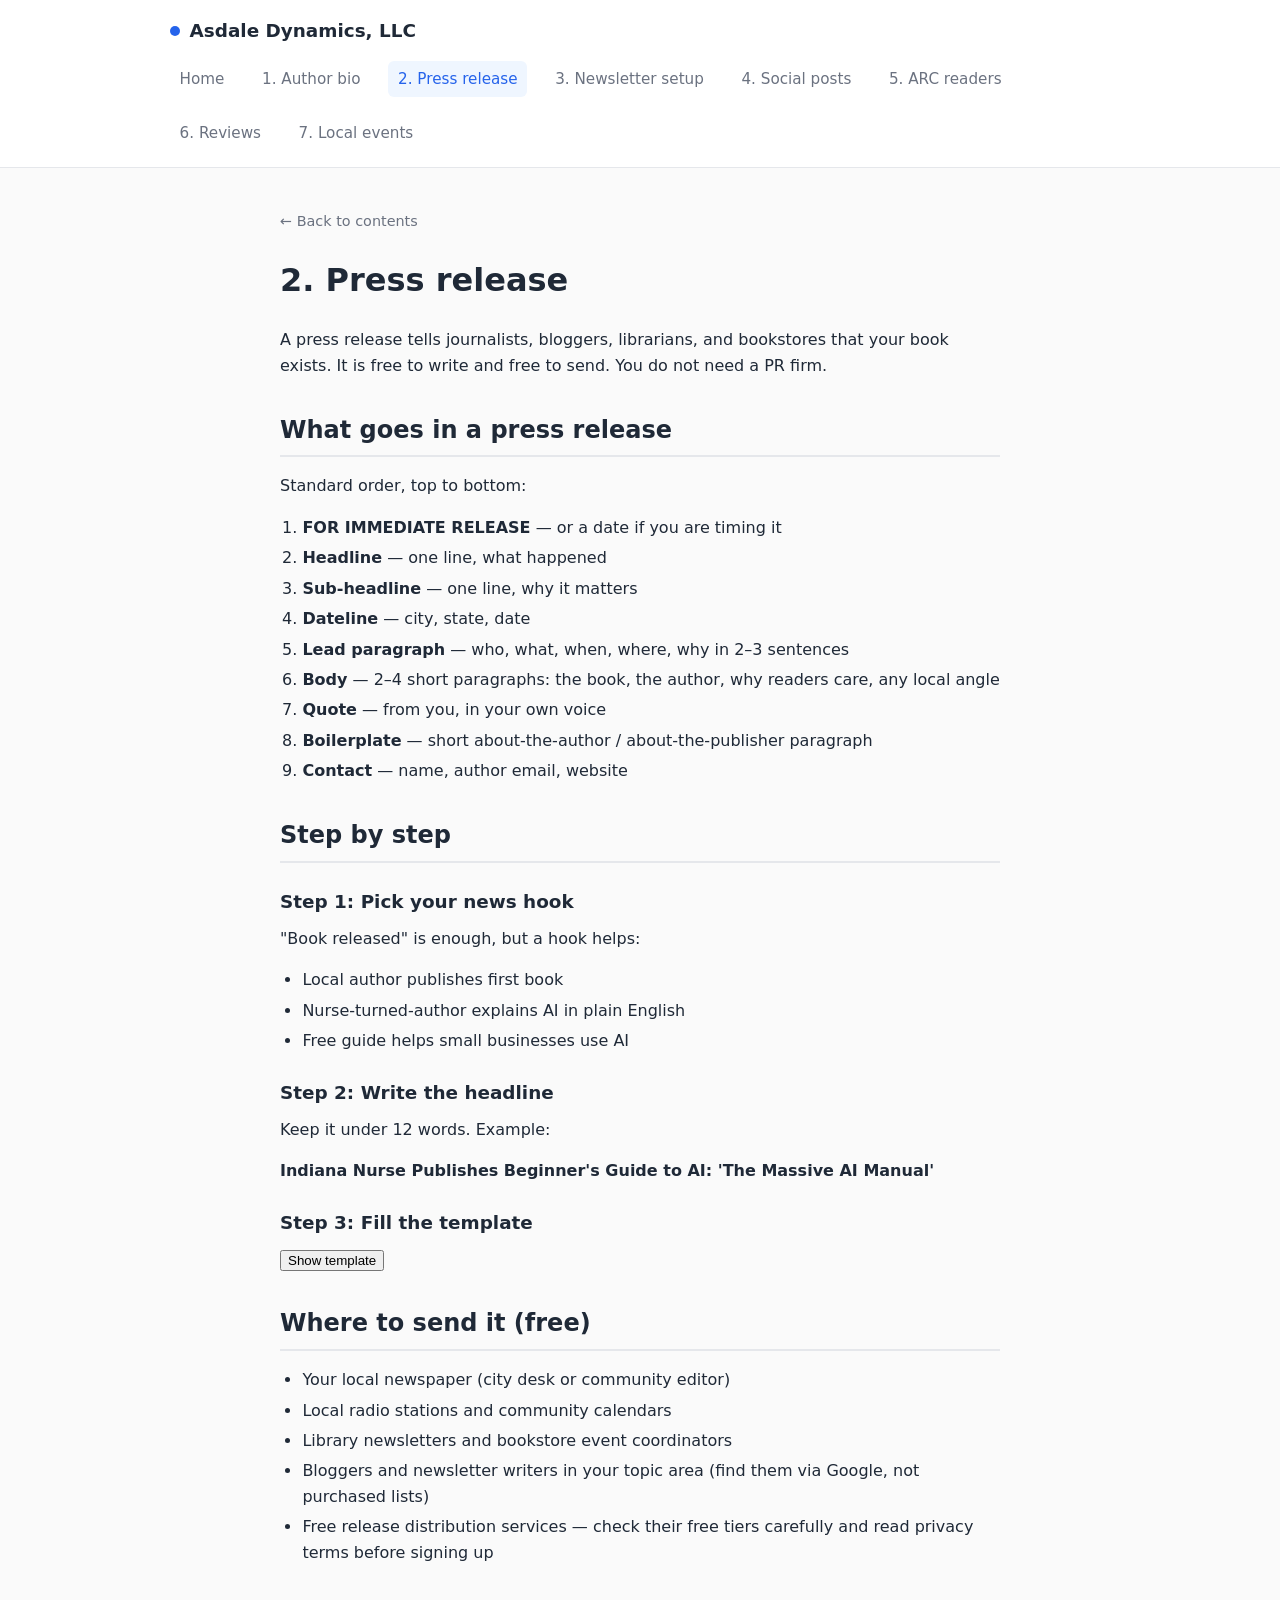
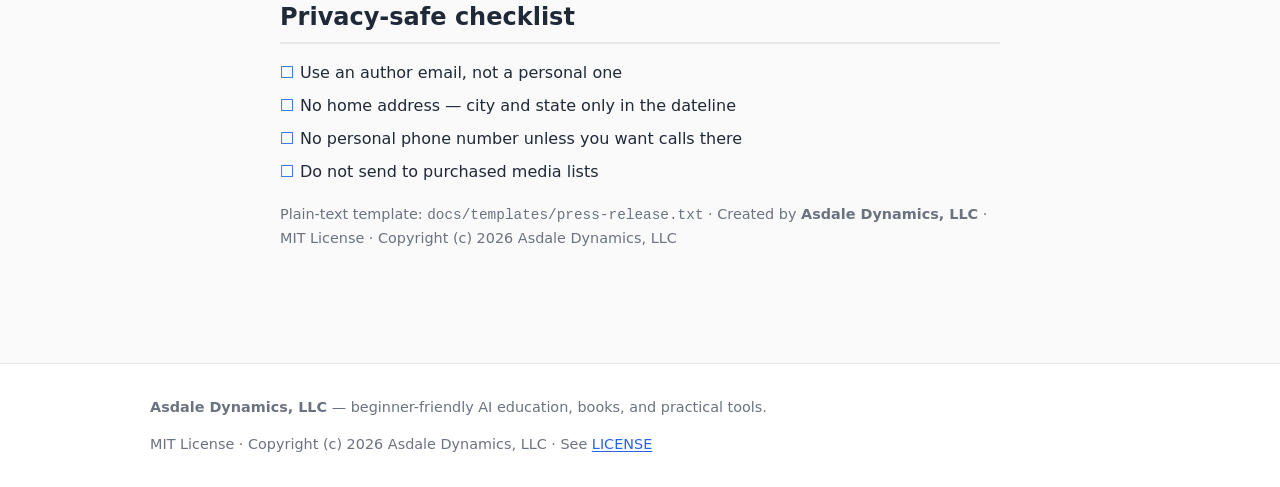
<file: site/press-release.html>
<!DOCTYPE html>
<html lang="en">
<head>
<meta charset="utf-8">
<meta name="viewport" content="width=device-width, initial-scale=1">
<title>2. Press release — Author Platform Basics | Asdale Dynamics, LLC</title>
<meta name="description" content="Write and send a free press release for your book. Standard template plus free distribution channels. Privacy-safe author platform guide by Asdale Dynamics, LLC.">
<link rel="stylesheet" href="assets/css/style.css">
</head>
<body>
<header>
  <div class="header-inner">
    <a class="site-brand" href="index.html"><span class="dot"></span>Asdale Dynamics, LLC</a>
    <nav>
      <a href="index.html">Home</a>
      <a href="author-bio.html">1. Author bio</a>
      <a href="press-release.html" class="active">2. Press release</a>
      <a href="newsletter-setup.html">3. Newsletter setup</a>
      <a href="social-posts.html">4. Social posts</a>
      <a href="arc-readers.html">5. ARC readers</a>
      <a href="reviews.html">6. Reviews</a>
      <a href="local-events.html">7. Local events</a>
    </nav>
  </div>
</header>
<main>
  <a href="index.html" style="color:#6b7280;font-size:0.9rem;text-decoration:none;">← Back to contents</a>
  <h1>2. Press release</h1>
  <p>A press release tells journalists, bloggers, librarians, and bookstores that your book exists. It is free to write and free to send. You do not need a PR firm.</p>

  <h2>What goes in a press release</h2>
  <p>Standard order, top to bottom:</p>
  <ol>
    <li><strong>FOR IMMEDIATE RELEASE</strong> — or a date if you are timing it</li>
    <li><strong>Headline</strong> — one line, what happened</li>
    <li><strong>Sub-headline</strong> — one line, why it matters</li>
    <li><strong>Dateline</strong> — city, state, date</li>
    <li><strong>Lead paragraph</strong> — who, what, when, where, why in 2–3 sentences</li>
    <li><strong>Body</strong> — 2–4 short paragraphs: the book, the author, why readers care, any local angle</li>
    <li><strong>Quote</strong> — from you, in your own voice</li>
    <li><strong>Boilerplate</strong> — short about-the-author / about-the-publisher paragraph</li>
    <li><strong>Contact</strong> — name, author email, website</li>
  </ol>

  <h2>Step by step</h2>
  <h3>Step 1: Pick your news hook</h3>
  <p>"Book released" is enough, but a hook helps:</p>
  <ul>
    <li>Local author publishes first book</li>
    <li>Nurse-turned-author explains AI in plain English</li>
    <li>Free guide helps small businesses use AI</li>
  </ul>

  <h3>Step 2: Write the headline</h3>
  <p>Keep it under 12 words. Example:</p>
  <p><strong>Indiana Nurse Publishes Beginner's Guide to AI: 'The Massive AI Manual'</strong></p>

  <h3>Step 3: Fill the template</h3>
  <button data-toggle="press-template">Show template</button>
  <div class="template" id="press-template" hidden>
    <div class="t-hint">Template — copy and fill in the bracketed parts.</div>
    FOR IMMEDIATE RELEASE

    [Headline]

    [Sub-headline]

    [City], [State] — [Month Day, Year] — [Author name] today announced the release of [Book title], a [genre/category] book [published by [publisher or "self-published"]]. [One sentence describing the book and who it is for.]

    [Second sentence: the problem the book solves and why it matters now.]

    [Author name] is a [credential/role] based in [state]. [One sentence of background.]

    "I wrote this book because..." — [Author name]

    [Book title] is available at [retailers]. [Format and price if you want to share.]

    About [Author name] / Asdale Dynamics, LLC:
    [Boilerplate: 2–3 sentences about who you are and what you publish.]

    ###

    Media contact:
    [Author name]
    [Author email]
    [Website]
  </div>

  <h2>Where to send it (free)</h2>
  <ul>
    <li>Your local newspaper (city desk or community editor)</li>
    <li>Local radio stations and community calendars</li>
    <li>Library newsletters and bookstore event coordinators</li>
    <li>Bloggers and newsletter writers in your topic area (find them via Google, not purchased lists)</li>
    <li>Free release distribution services — check their free tiers carefully and read privacy terms before signing up</li>
  </ul>

  <h2>Privacy-safe checklist</h2>
  <ul class="checklist">
    <li>Use an author email, not a personal one</li>
    <li>No home address — city and state only in the dateline</li>
    <li>No personal phone number unless you want calls there</li>
    <li>Do not send to purchased media lists</li>
  </ul>

  <p style="color:#6b7280;font-size:0.9rem;">Plain-text template: <code>docs/templates/press-release.txt</code> · Created by <strong>Asdale Dynamics, LLC</strong> · MIT License · Copyright (c) 2026 Asdale Dynamics, LLC</p>
</main>
<footer>
  <div class="footer-inner">
    <div><strong>Asdale Dynamics, LLC</strong> — beginner-friendly AI education, books, and practical tools.</div>
    <div>MIT License · Copyright (c) 2026 Asdale Dynamics, LLC · See <a href="../LICENSE" target="_blank" rel="noopener">LICENSE</a></div>
  </div>
</footer>
<script src="assets/js/app.js"></script>
</body>
</html>
</file>
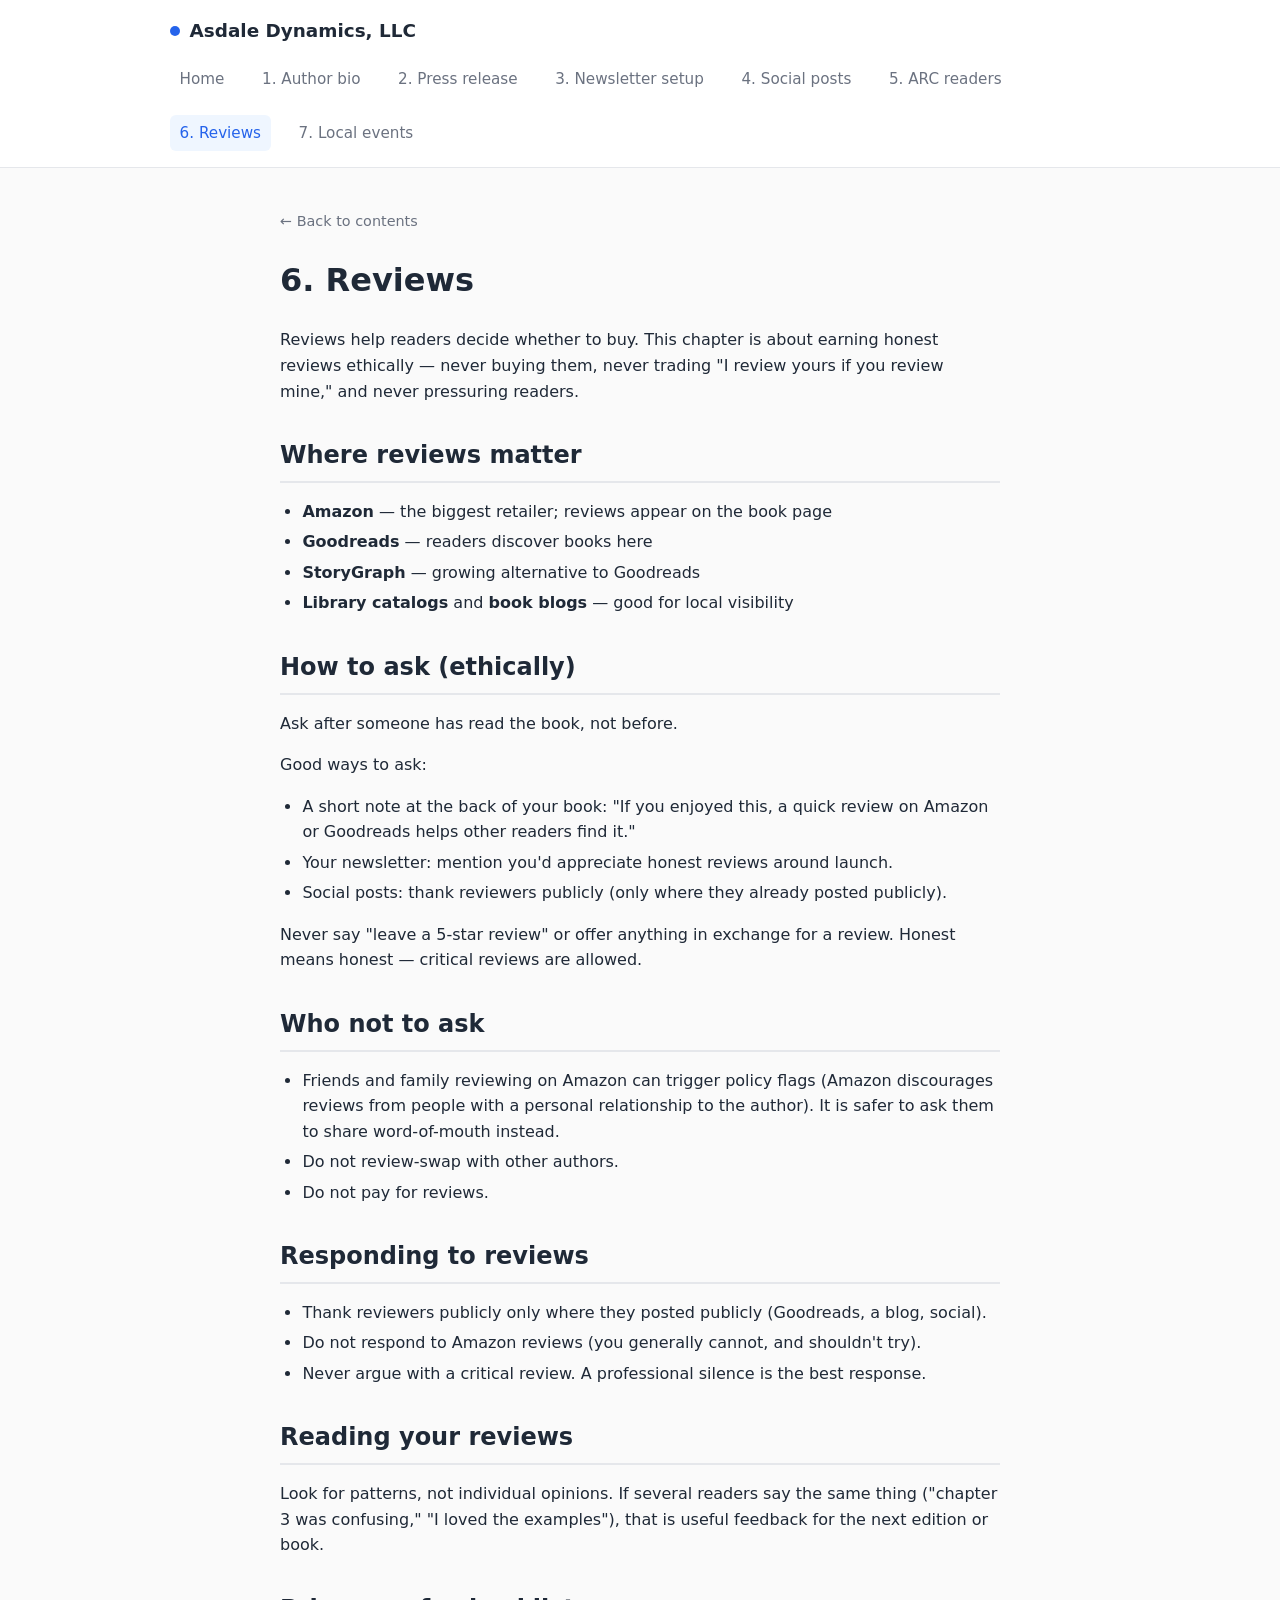
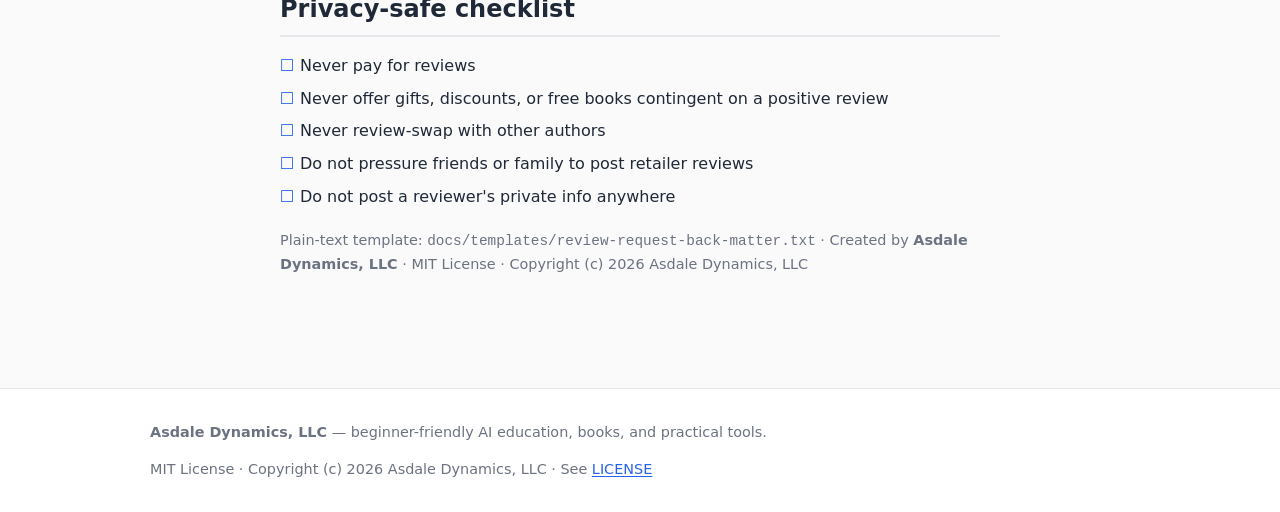
<file: site/reviews.html>
<!DOCTYPE html>
<html lang="en">
<head>
<meta charset="utf-8">
<meta name="viewport" content="width=device-width, initial-scale=1">
<title>6. Reviews — Author Platform Basics | Asdale Dynamics, LLC</title>
<meta name="description" content="Earn honest book reviews ethically: where reviews matter, how to ask, how to respond. Privacy-safe author platform guide by Asdale Dynamics, LLC.">
<link rel="stylesheet" href="assets/css/style.css">
</head>
<body>
<header>
  <div class="header-inner">
    <a class="site-brand" href="index.html"><span class="dot"></span>Asdale Dynamics, LLC</a>
    <nav>
      <a href="index.html">Home</a>
      <a href="author-bio.html">1. Author bio</a>
      <a href="press-release.html">2. Press release</a>
      <a href="newsletter-setup.html">3. Newsletter setup</a>
      <a href="social-posts.html">4. Social posts</a>
      <a href="arc-readers.html">5. ARC readers</a>
      <a href="reviews.html" class="active">6. Reviews</a>
      <a href="local-events.html">7. Local events</a>
    </nav>
  </div>
</header>
<main>
  <a href="index.html" style="color:#6b7280;font-size:0.9rem;text-decoration:none;">← Back to contents</a>
  <h1>6. Reviews</h1>
  <p>Reviews help readers decide whether to buy. This chapter is about earning honest reviews ethically — never buying them, never trading "I review yours if you review mine," and never pressuring readers.</p>

  <h2>Where reviews matter</h2>
  <ul>
    <li><strong>Amazon</strong> — the biggest retailer; reviews appear on the book page</li>
    <li><strong>Goodreads</strong> — readers discover books here</li>
    <li><strong>StoryGraph</strong> — growing alternative to Goodreads</li>
    <li><strong>Library catalogs</strong> and <strong>book blogs</strong> — good for local visibility</li>
  </ul>

  <h2>How to ask (ethically)</h2>
  <p>Ask after someone has read the book, not before.</p>
  <p>Good ways to ask:</p>
  <ul>
    <li>A short note at the back of your book: "If you enjoyed this, a quick review on Amazon or Goodreads helps other readers find it."</li>
    <li>Your newsletter: mention you'd appreciate honest reviews around launch.</li>
    <li>Social posts: thank reviewers publicly (only where they already posted publicly).</li>
  </ul>
  <p>Never say "leave a 5-star review" or offer anything in exchange for a review. Honest means honest — critical reviews are allowed.</p>

  <h2>Who not to ask</h2>
  <ul>
    <li>Friends and family reviewing on Amazon can trigger policy flags (Amazon discourages reviews from people with a personal relationship to the author). It is safer to ask them to share word-of-mouth instead.</li>
    <li>Do not review-swap with other authors.</li>
    <li>Do not pay for reviews.</li>
  </ul>

  <h2>Responding to reviews</h2>
  <ul>
    <li>Thank reviewers publicly only where they posted publicly (Goodreads, a blog, social).</li>
    <li>Do not respond to Amazon reviews (you generally cannot, and shouldn't try).</li>
    <li>Never argue with a critical review. A professional silence is the best response.</li>
  </ul>

  <h2>Reading your reviews</h2>
  <p>Look for patterns, not individual opinions. If several readers say the same thing ("chapter 3 was confusing," "I loved the examples"), that is useful feedback for the next edition or book.</p>

  <h2>Privacy-safe checklist</h2>
  <ul class="checklist">
    <li>Never pay for reviews</li>
    <li>Never offer gifts, discounts, or free books contingent on a positive review</li>
    <li>Never review-swap with other authors</li>
    <li>Do not pressure friends or family to post retailer reviews</li>
    <li>Do not post a reviewer's private info anywhere</li>
  </ul>

  <p style="color:#6b7280;font-size:0.9rem;">Plain-text template: <code>docs/templates/review-request-back-matter.txt</code> · Created by <strong>Asdale Dynamics, LLC</strong> · MIT License · Copyright (c) 2026 Asdale Dynamics, LLC</p>
</main>
<footer>
  <div class="footer-inner">
    <div><strong>Asdale Dynamics, LLC</strong> — beginner-friendly AI education, books, and practical tools.</div>
    <div>MIT License · Copyright (c) 2026 Asdale Dynamics, LLC · See <a href="../LICENSE" target="_blank" rel="noopener">LICENSE</a></div>
  </div>
</footer>
<script src="assets/js/app.js"></script>
</body>
</html>
</file>
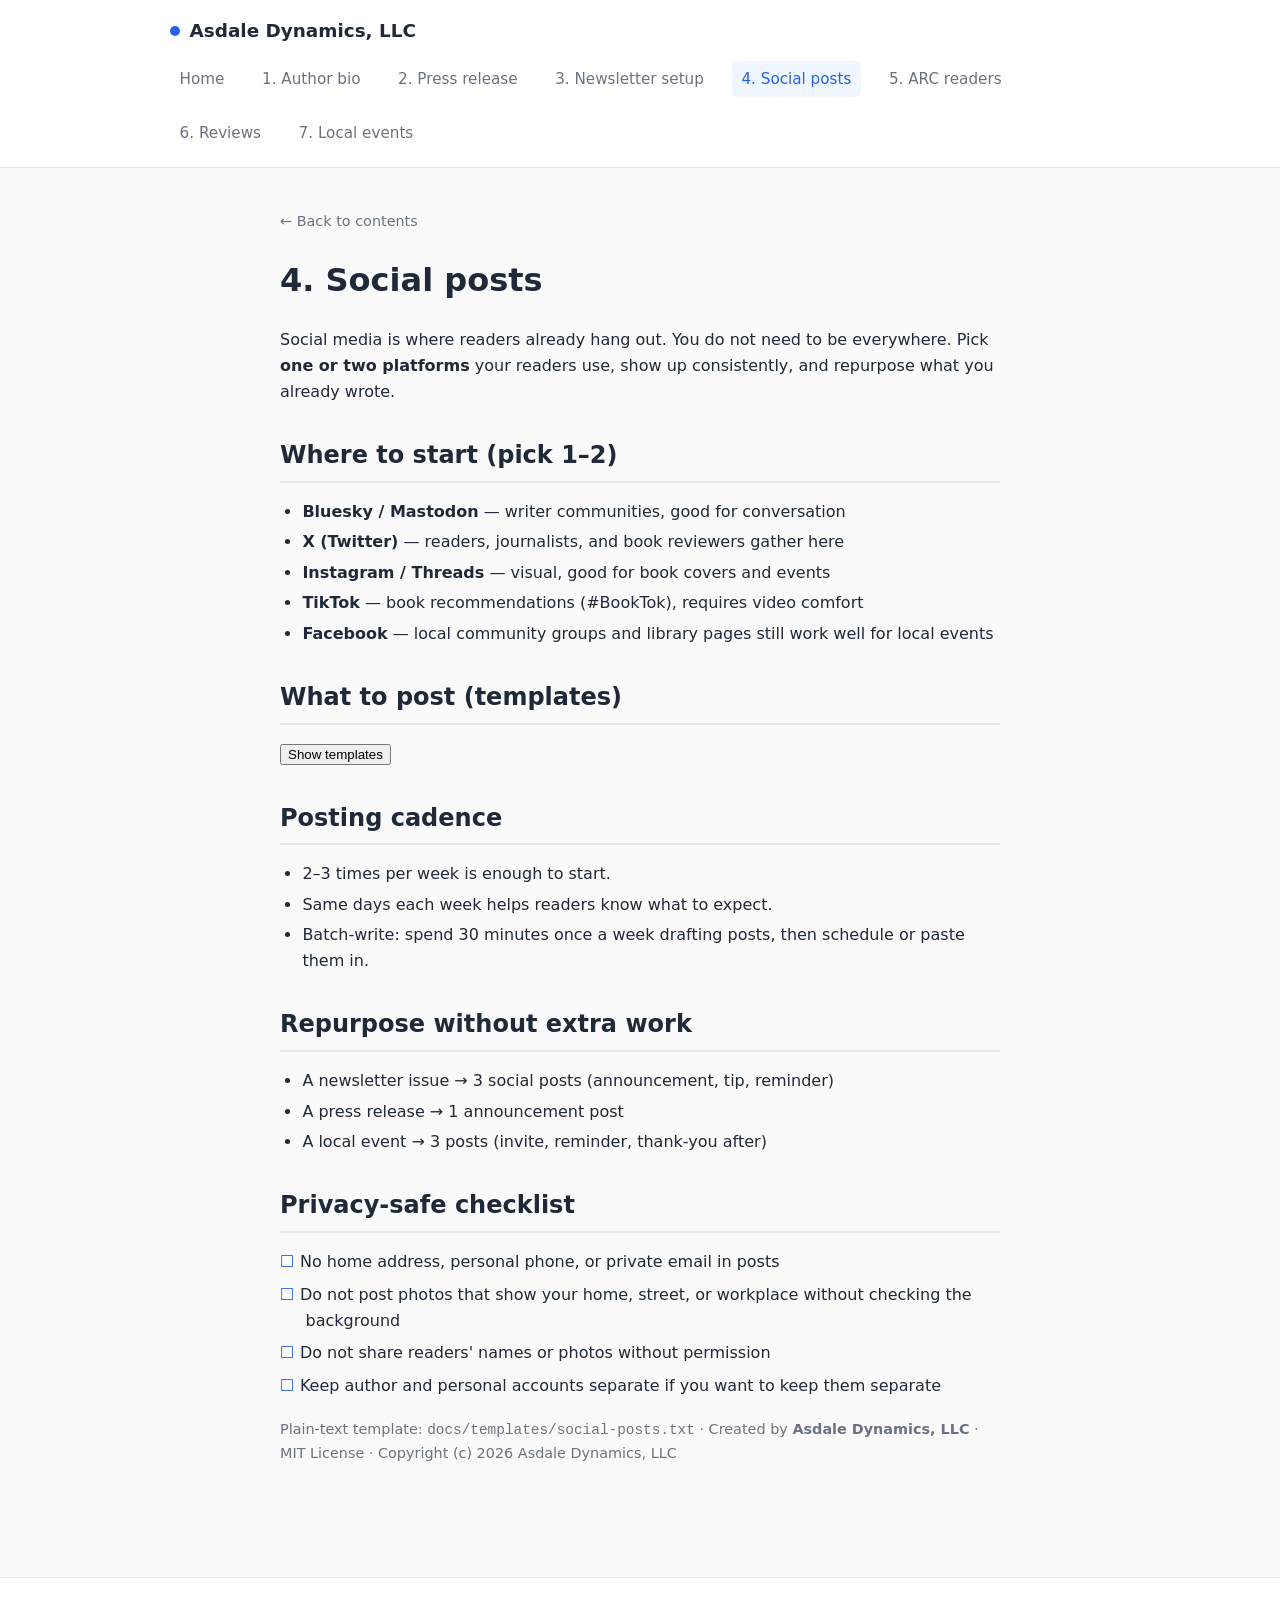
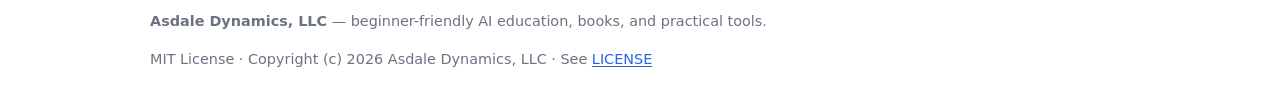
<file: site/social-posts.html>
<!DOCTYPE html>
<html lang="en">
<head>
<meta charset="utf-8">
<meta name="viewport" content="width=device-width, initial-scale=1">
<title>4. Social posts — Author Platform Basics | Asdale Dynamics, LLC</title>
<meta name="description" content="Social post templates for authors: what to post, how often, and how to repurpose. Privacy-safe and no ad budget. By Asdale Dynamics, LLC.">
<link rel="stylesheet" href="assets/css/style.css">
</head>
<body>
<header>
  <div class="header-inner">
    <a class="site-brand" href="index.html"><span class="dot"></span>Asdale Dynamics, LLC</a>
    <nav>
      <a href="index.html">Home</a>
      <a href="author-bio.html">1. Author bio</a>
      <a href="press-release.html">2. Press release</a>
      <a href="newsletter-setup.html">3. Newsletter setup</a>
      <a href="social-posts.html" class="active">4. Social posts</a>
      <a href="arc-readers.html">5. ARC readers</a>
      <a href="reviews.html">6. Reviews</a>
      <a href="local-events.html">7. Local events</a>
    </nav>
  </div>
</header>
<main>
  <a href="index.html" style="color:#6b7280;font-size:0.9rem;text-decoration:none;">← Back to contents</a>
  <h1>4. Social posts</h1>
  <p>Social media is where readers already hang out. You do not need to be everywhere. Pick <strong>one or two platforms</strong> your readers use, show up consistently, and repurpose what you already wrote.</p>

  <h2>Where to start (pick 1–2)</h2>
  <ul>
    <li><strong>Bluesky / Mastodon</strong> — writer communities, good for conversation</li>
    <li><strong>X (Twitter)</strong> — readers, journalists, and book reviewers gather here</li>
    <li><strong>Instagram / Threads</strong> — visual, good for book covers and events</li>
    <li><strong>TikTok</strong> — book recommendations (#BookTok), requires video comfort</li>
    <li><strong>Facebook</strong> — local community groups and library pages still work well for local events</li>
  </ul>

  <h2>What to post (templates)</h2>
  <button data-toggle="social-template">Show templates</button>
  <div class="template" id="social-template" hidden>
    <div class="t-hint">Templates — copy and fill in the bracketed parts.</div>
    NEW BOOK ANNOUNCEMENT
    My book [Book title] is out now! It's a [genre] book about [one-line description], written for [audience]. Available at [retailer links]. #[genre] #[topic]

    BEHIND THE SCENES
    Working on [chapter/section] today. This one took [number] tries to explain in plain English. That's the job. #amwriting #[topic]

    NEWSLETTER REMINDER
    New newsletter went out: [topic]. Join at [landing page link]. No ads, ever, and you can leave anytime.

    EVENT INVITE
    I'll be at [library/bookstore] on [date] at [time] talking about [topic]. Free and open to the public. Hope to see you there.

    REVIEW THANK-YOU (only where the reviewer posted publicly)
    Thank you [Reviewer name] for the kind review of [Book title] — it means a lot.
  </div>

  <h2>Posting cadence</h2>
  <ul>
    <li>2–3 times per week is enough to start.</li>
    <li>Same days each week helps readers know what to expect.</li>
    <li>Batch-write: spend 30 minutes once a week drafting posts, then schedule or paste them in.</li>
  </ul>

  <h2>Repurpose without extra work</h2>
  <ul>
    <li>A newsletter issue → 3 social posts (announcement, tip, reminder)</li>
    <li>A press release → 1 announcement post</li>
    <li>A local event → 3 posts (invite, reminder, thank-you after)</li>
  </ul>

  <h2>Privacy-safe checklist</h2>
  <ul class="checklist">
    <li>No home address, personal phone, or private email in posts</li>
    <li>Do not post photos that show your home, street, or workplace without checking the background</li>
    <li>Do not share readers' names or photos without permission</li>
    <li>Keep author and personal accounts separate if you want to keep them separate</li>
  </ul>

  <p style="color:#6b7280;font-size:0.9rem;">Plain-text template: <code>docs/templates/social-posts.txt</code> · Created by <strong>Asdale Dynamics, LLC</strong> · MIT License · Copyright (c) 2026 Asdale Dynamics, LLC</p>
</main>
<footer>
  <div class="footer-inner">
    <div><strong>Asdale Dynamics, LLC</strong> — beginner-friendly AI education, books, and practical tools.</div>
    <div>MIT License · Copyright (c) 2026 Asdale Dynamics, LLC · See <a href="../LICENSE" target="_blank" rel="noopener">LICENSE</a></div>
  </div>
</footer>
<script src="assets/js/app.js"></script>
</body>
</html>
</file>
<file: site/assets/css/style.css>
/* Author Platform Basics — static site styles */
/* Created by Asdale Dynamics, LLC. Copyright (c) 2026 Asdale Dynamics, LLC. */

:root {
  --bg: #fafafa;
  --surface: #ffffff;
  --ink: #1f2937;
  --muted: #6b7280;
  --line: #e5e7eb;
  --accent: #2563eb;
  --accent-hover: #1d4ed8;
  --chip: #eff6ff;
}

* { box-sizing: border-box; }

html {
  scroll-behavior: smooth;
}

body {
  margin: 0;
  font-family: ui-sans-serif, system-ui, -apple-system, Segoe UI, Roboto, Helvetica, Arial, sans-serif;
  color: var(--ink);
  background: var(--bg);
  line-height: 1.6;
}

a { color: var(--accent); text-decoration: underline; text-underline-offset: 2px; }
a:hover { color: var(--accent-hover); }

header {
  background: var(--surface);
  border-bottom: 1px solid var(--line);
  position: sticky;
  top: 0;
  z-index: 10;
}

.header-inner {
  max-width: 980px;
  margin: 0 auto;
  padding: 1rem 1.25rem;
  display: flex;
  align-items: center;
  gap: 1rem;
  flex-wrap: wrap;
}

.site-brand {
  display: flex;
  align-items: center;
  gap: 0.6rem;
  font-weight: 700;
  font-size: 1.15rem;
  color: var(--ink);
  text-decoration: none;
}

.site-brand .dot {
  width: 10px; height: 10px; border-radius: 50%; background: var(--accent);
}

nav {
  margin-left: auto;
  display: flex;
  gap: 1.15rem;
  flex-wrap: wrap;
}

nav a {
  font-size: 0.95rem;
  color: var(--muted);
  text-decoration: none;
  padding: 0.35rem 0.6rem;
  border-radius: 6px;
}

nav a:hover, nav a.active {
  color: var(--accent);
  background: var(--chip);
}

main {
  max-width: 760px;
  margin: 0 auto;
  padding: 2.5rem 1.25rem 4rem;
}

.home-hero {
  background: var(--surface);
  border: 1px solid var(--line);
  border-radius: 12px;
  padding: 2.25rem 2rem;
  margin-bottom: 2rem;
}

.home-hero h1 {
  font-size: 2rem;
  margin: 0 0 0.5rem;
  letter-spacing: -0.01em;
}

.home-hero p {
  color: var(--muted);
  margin: 0 0 1.25rem;
  font-size: 1.05rem;
}

.chapter-grid {
  display: grid;
  grid-template-columns: repeat(auto-fit, minmax(220px, 1fr));
  gap: 1rem;
}

.chapter-card {
  background: var(--surface);
  border: 1px solid var(--line);
  border-radius: 10px;
  padding: 1.25rem;
  text-decoration: none;
  color: var(--ink);
  display: block;
  transition: transform 0.15s, box-shadow 0.15s;
}

.chapter-card:hover {
  transform: translateY(-2px);
  box-shadow: 0 8px 24px rgba(0,0,0,0.06);
  border-color: var(--accent);
}

.chapter-card .num {
  font-size: 0.8rem;
  font-weight: 700;
  color: var(--accent);
  text-transform: uppercase;
  letter-spacing: 0.05em;
}

.chapter-card h3 { margin: 0.35rem 0 0.4rem; font-size: 1.05rem; }
.chapter-card p { margin: 0; color: var(--muted); font-size: 0.9rem; }

h2 { font-size: 1.5rem; margin: 2rem 0 1rem; border-bottom: 2px solid var(--line); padding-bottom: 0.4rem; }
h3 { font-size: 1.15rem; margin: 1.5rem 0 0.6rem; }
p { margin: 0 0 1rem; }
ul, ol { margin: 0.4rem 0 1rem 1.4rem; padding: 0; }
li { margin: 0.3rem 0; }

.template {
  background: #f3f4f6;
  border: 1px solid var(--line);
  border-radius: 8px;
  padding: 1.25rem;
  margin: 1rem 0;
  font-size: 0.95rem;
  white-space: pre-wrap;
  font-family: ui-monospace, SFMono-Regular, Menlo, Monaco, Consolas, monospace;
  color: #374151;
}

.template .t-hint {
  font-family: inherit;
  font-size: 0.85rem;
  color: var(--muted);
  margin-bottom: 0.5rem;
  white-space: normal;
}

table {
  width: 100%;
  border-collapse: collapse;
  margin: 0.8rem 0 1.2rem;
  font-size: 0.9rem;
}

th, td { border: 1px solid var(--line); padding: 0.5rem 0.7rem; text-align: left; }
th { background: #f3f4f6; color: var(--muted); font-weight: 600; }

.checklist { list-style: none; padding-left: 0; margin: 0.8rem 0 1.2rem; }
.checklist li { margin: 0.45rem 0; padding-left: 1.6rem; text-indent: -1.6rem; }
.checklist li::before { content: "☐ "; color: var(--accent); font-weight: 700; }

.code { font-family: ui-monospace, SFMono-Regular, Menlo, Monaco, Consolas, monospace; font-size: 0.9em; background: #f3f4f6; padding: 0.15em 0.4em; border-radius: 4px; }

footer {
  border-top: 1px solid var(--line);
  background: var(--surface);
  padding: 2rem 1.25rem;
  margin-top: 2rem;
}

.footer-inner { max-width: 980px; margin: 0 auto; display: flex; flex-direction: column; gap: 0.9rem; font-size: 0.9rem; color: var(--muted); }

.footer-inner .credit { color: var(--ink); font-weight: 600; }

@media (max-width: 640px) {
  .header-inner { flex-direction: column; align-items: stretch; gap: 0.8rem; }
  nav { margin-left: 0; justify-content: center; }
  .home-hero h1 { font-size: 1.5rem; }
}
</file>
